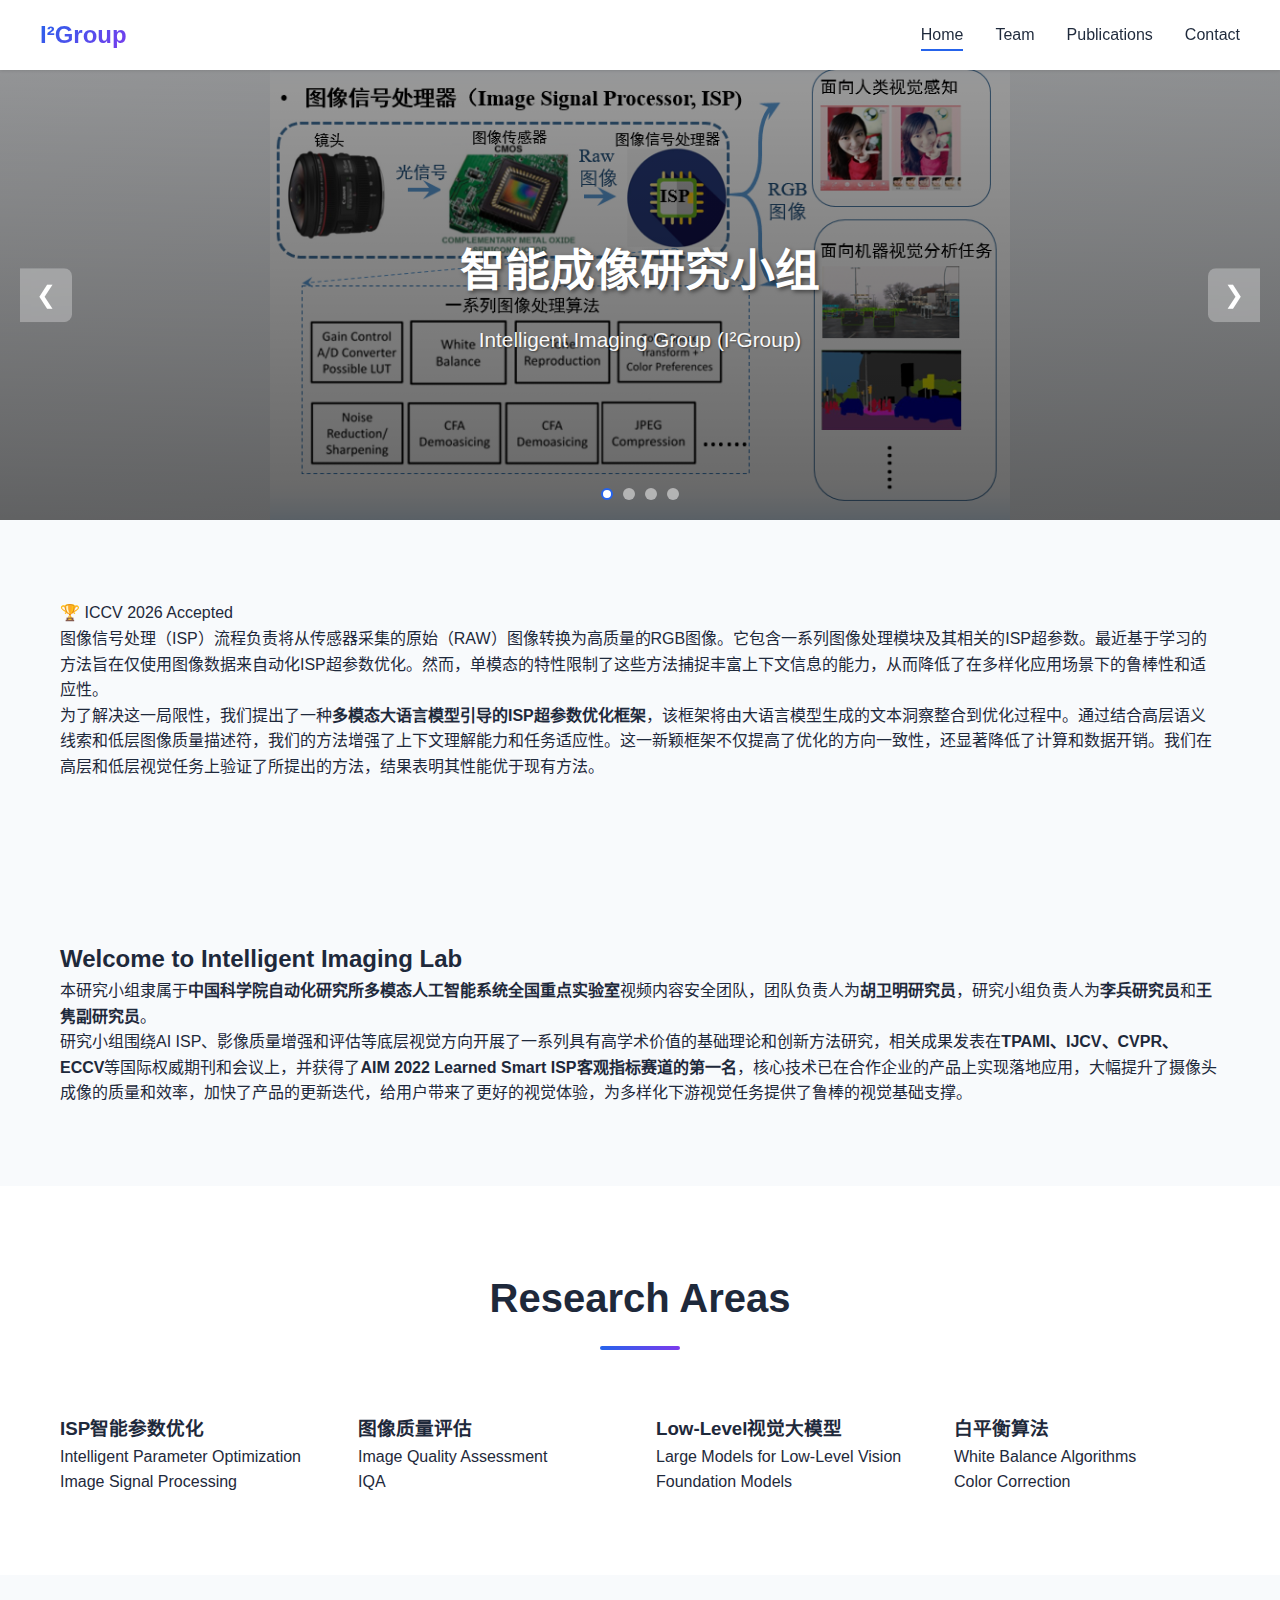
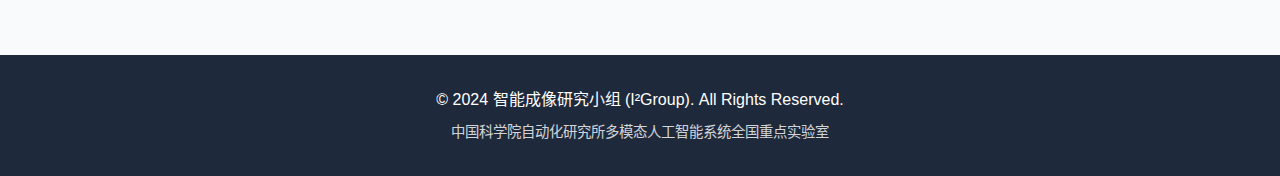
<file: index.html>
<!DOCTYPE html>
<html lang="zh-CN">
<head>
    <meta charset="UTF-8">
    <meta name="viewport" content="width=device-width, initial-scale=1.0">
    <meta name="description" content="AIR Lab - 智能成像研究小组">
    <title>智能成像研究小组 - 首页</title>
    <link rel="stylesheet" href="css/style.css">
</head>
<body>
    <!-- 导航栏 -->
    <nav class="navbar">
        <div class="container nav-container">
            <div class="logo">I²Group</div>
            <ul class="nav-menu" id="navMenu">
                <li><a href="index.html" class="nav-link active">Home</a></li>
                <li><a href="teams.html" class="nav-link">Team</a></li>
                <li><a href="publications.html" class="nav-link">Publications</a></li>
                <li><a href="contact.html" class="nav-link">Contact</a></li>
            </ul>
            <button class="nav-toggle" id="navToggle">
                <span></span>
                <span></span>
                <span></span>
            </button>
        </div>
    </nav>

    <!-- 轮播图区域 -->
    <section class="hero-slider">
        <div class="slider-wrapper">
            <div class="slide active">
                <img src="images/01.jpg" alt="研究场景1">
                <div class="slide-overlay">
                    <div class="container">
                        <h1 class="slide-title">智能成像研究小组</h1>
                        <p class="slide-subtitle">Intelligent Imaging Group (I²Group)</p>
                    </div>
                </div>
            </div>
            <div class="slide">
                <img src="images/02.jpg" alt="研究场景2">
                <div class="slide-overlay">
                    <div class="container">
                        <h1 class="slide-title">ISP智能参数优化</h1>
                        <p class="slide-subtitle">领先的图像信号处理技术</p>
                    </div>
                </div>
            </div>
            <div class="slide">
                <img src="images/03.jpg" alt="研究场景3">
                <div class="slide-overlay">
                    <div class="container">
                        <h1 class="slide-title">Low-Level视觉大模型</h1>
                        <p class="slide-subtitle">突破底层视觉任务的边界</p>
                    </div>
                </div>
            </div>
            <div class="slide">
                <img src="images/04.jpg" alt="研究场景4">
                <div class="slide-overlay">
                    <div class="container">
                        <h1 class="slide-title">AIM 2022 冠军团队</h1>
                        <p class="slide-subtitle">Learned Smart ISP 客观指标赛道第一名</p>
                    </div>
                </div>
            </div>
        </div>
        
        <!-- 轮播控制按钮 -->
        <button class="slider-btn prev" onclick="changeSlide(-1)">❮</button>
        <button class="slider-btn next" onclick="changeSlide(1)">❯</button>
        
        <!-- 轮播指示点 -->
        <div class="slider-dots">
            <span class="dot active" onclick="currentSlide(0)"></span>
            <span class="dot" onclick="currentSlide(1)"></span>
            <span class="dot" onclick="currentSlide(2)"></span>
            <span class="dot" onclick="currentSlide(3)"></span>
        </div>
    </section>

    <!-- ICCV2026 研究成果 -->
    <section class="section research-highlight">
        <div class="container">
            <div class="highlight-badge">
                <span class="badge-icon">🏆</span>
                <span class="badge-text">ICCV 2026 Accepted</span>
            </div>
            <div class="research-content">
                <p class="research-text">
                    图像信号处理（ISP）流程负责将从传感器采集的原始（RAW）图像转换为高质量的RGB图像。它包含一系列图像处理模块及其相关的ISP超参数。最近基于学习的方法旨在仅使用图像数据来自动化ISP超参数优化。然而，单模态的特性限制了这些方法捕捉丰富上下文信息的能力，从而降低了在多样化应用场景下的鲁棒性和适应性。
                </p>
                <p class="research-text">
                    为了解决这一局限性，我们提出了一种<strong>多模态大语言模型引导的ISP超参数优化框架</strong>，该框架将由大语言模型生成的文本洞察整合到优化过程中。通过结合高层语义线索和低层图像质量描述符，我们的方法增强了上下文理解能力和任务适应性。这一新颖框架不仅提高了优化的方向一致性，还显著降低了计算和数据开销。我们在高层和低层视觉任务上验证了所提出的方法，结果表明其性能优于现有方法。
                </p>
            </div>
        </div>
    </section>

    <!-- Welcome Section -->
    <section class="section welcome-section">
        <div class="container">
            <div class="welcome-header">
                <h2 class="welcome-title">Welcome to Intelligent Imaging Lab</h2>
                <div class="title-underline-center"></div>
            </div>
            <div class="welcome-content">
                <p class="welcome-text">
                    本研究小组隶属于<strong>中国科学院自动化研究所多模态人工智能系统全国重点实验室</strong>视频内容安全团队，团队负责人为<strong>胡卫明研究员</strong>，研究小组负责人为<strong>李兵研究员</strong>和<strong>王隽副研究员</strong>。
                </p>
                <p class="welcome-text">
                    研究小组围绕<span class="highlight-text">AI ISP</span>、<span class="highlight-text">影像质量增强和评估</span>等底层视觉方向开展了一系列具有高学术价值的基础理论和创新方法研究，相关成果发表在<strong>TPAMI、IJCV、CVPR、ECCV</strong>等国际权威期刊和会议上，并获得了<strong>AIM 2022 Learned Smart ISP客观指标赛道的第一名</strong>，核心技术已在合作企业的产品上实现落地应用，大幅提升了摄像头成像的质量和效率，加快了产品的更新迭代，给用户带来了更好的视觉体验，为多样化下游视觉任务提供了鲁棒的视觉基础支撑。
                </p>
            </div>
            
        </div>
    </section>

    <!-- 研究方向 -->
    <section class="section research-section">
        <div class="container">
            <div class="section-header">
                <h2 class="section-title">Research Areas</h2>
                <div class="title-underline"></div>
            </div>
            <div class="research-grid">
                <div class="research-item">
                    <div class="research-icon-wrapper">
                        <div class="research-icon"></div>
                    </div>
                    <div class="research-content">
                        <h3>ISP智能参数优化</h3>
                        <p>Intelligent Parameter Optimization</p>
                        <span class="research-tag">Image Signal Processing</span>
                    </div>
                </div>
                <div class="research-item">
                    <div class="research-icon-wrapper">
                        <div class="research-icon"></div>
                    </div>
                    <div class="research-content">
                        <h3>图像质量评估</h3>
                        <p>Image Quality Assessment</p>
                        <span class="research-tag">IQA</span>
                    </div>
                </div>
                <div class="research-item">
                    <div class="research-icon-wrapper">
                        <div class="research-icon"></div>
                    </div>
                    <div class="research-content">
                        <h3>Low-Level视觉大模型</h3>
                        <p>Large Models for Low-Level Vision</p>
                        <span class="research-tag">Foundation Models</span>
                    </div>
                </div>
                <div class="research-item">
                    <div class="research-icon-wrapper">
                        <div class="research-icon"></div>
                    </div>
                    <div class="research-content">
                        <h3>白平衡算法</h3>
                        <p>White Balance Algorithms</p>
                        <span class="research-tag">Color Correction</span>
                    </div>
                </div>
            </div>
        </div>
    </section>

    <!-- 页脚 -->
    <footer class="footer">
        <div class="container">
            <p>&copy; 2024 智能成像研究小组 (I²Group). All Rights Reserved.</p>
            <p class="footer-subtitle">中国科学院自动化研究所多模态人工智能系统全国重点实验室</p>
        </div>
    </footer>

    <script src="js/main.js"></script>
</body>
</html>
</file>
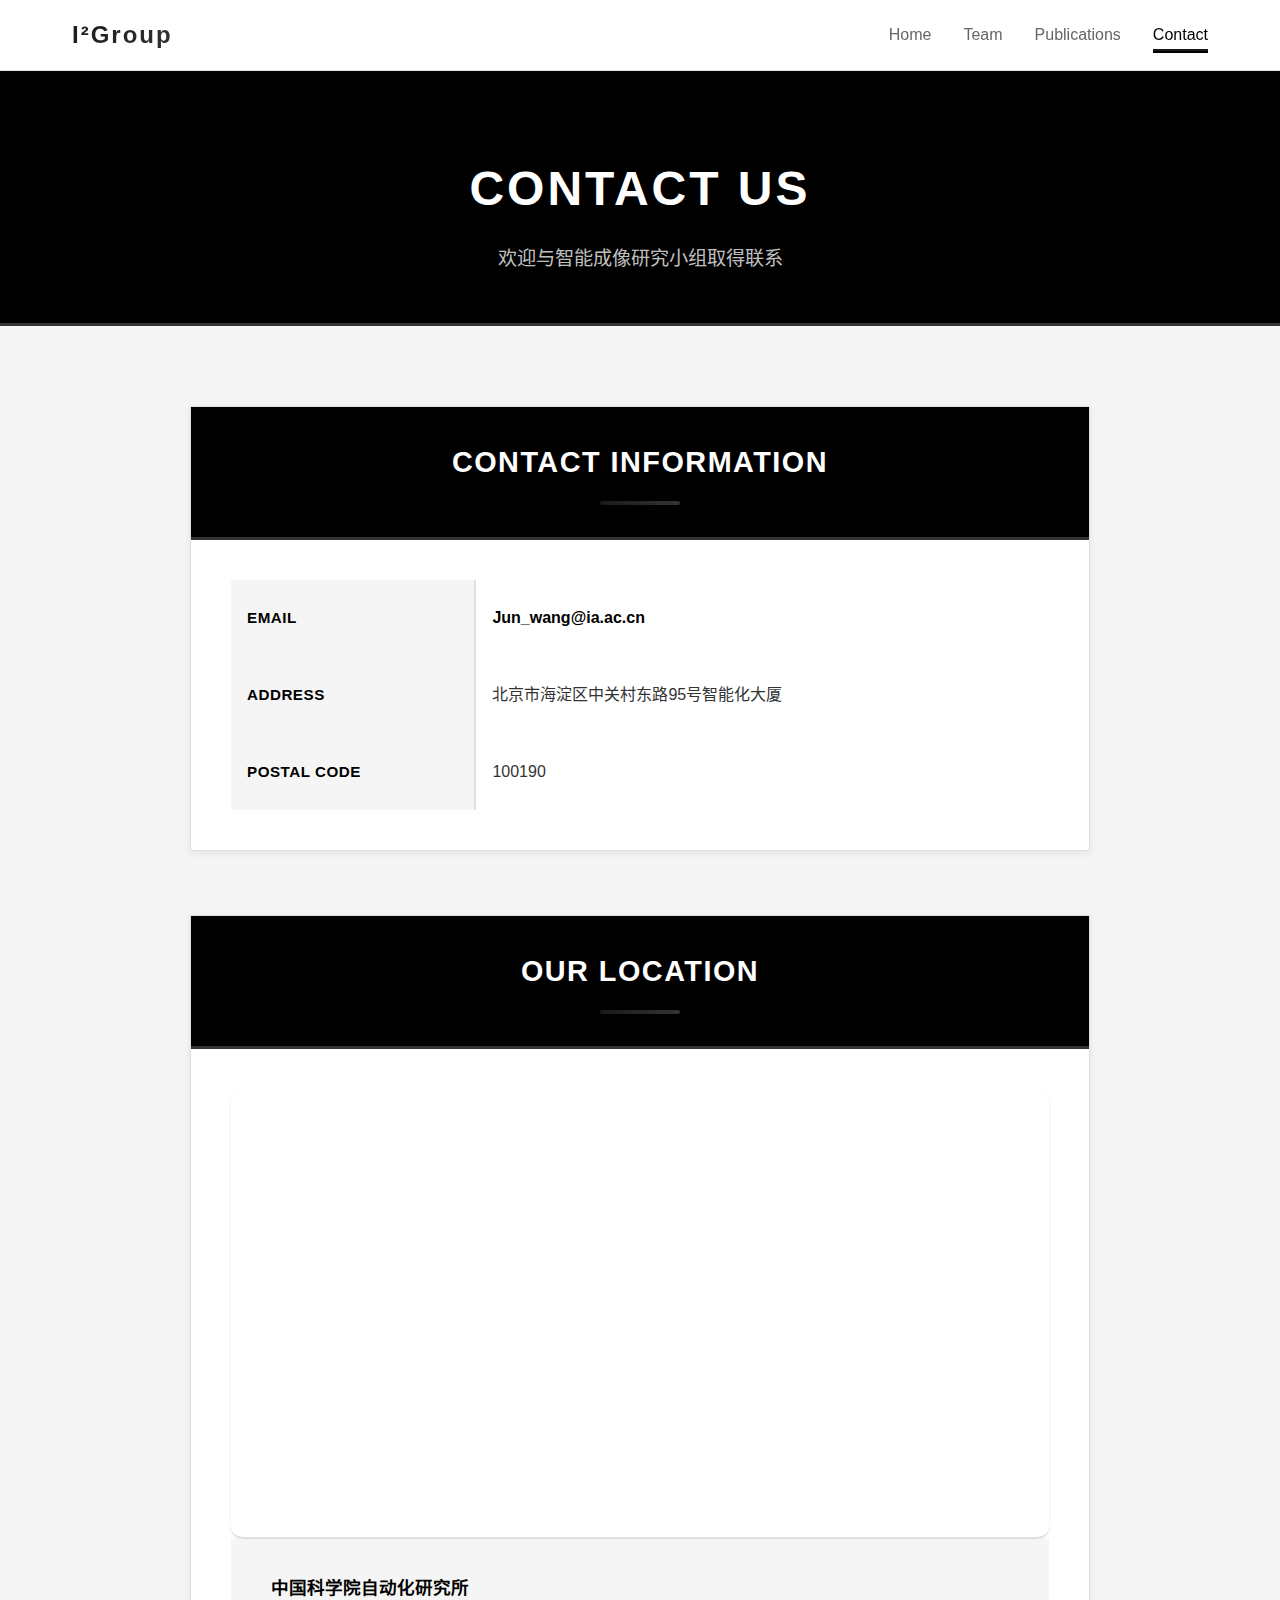
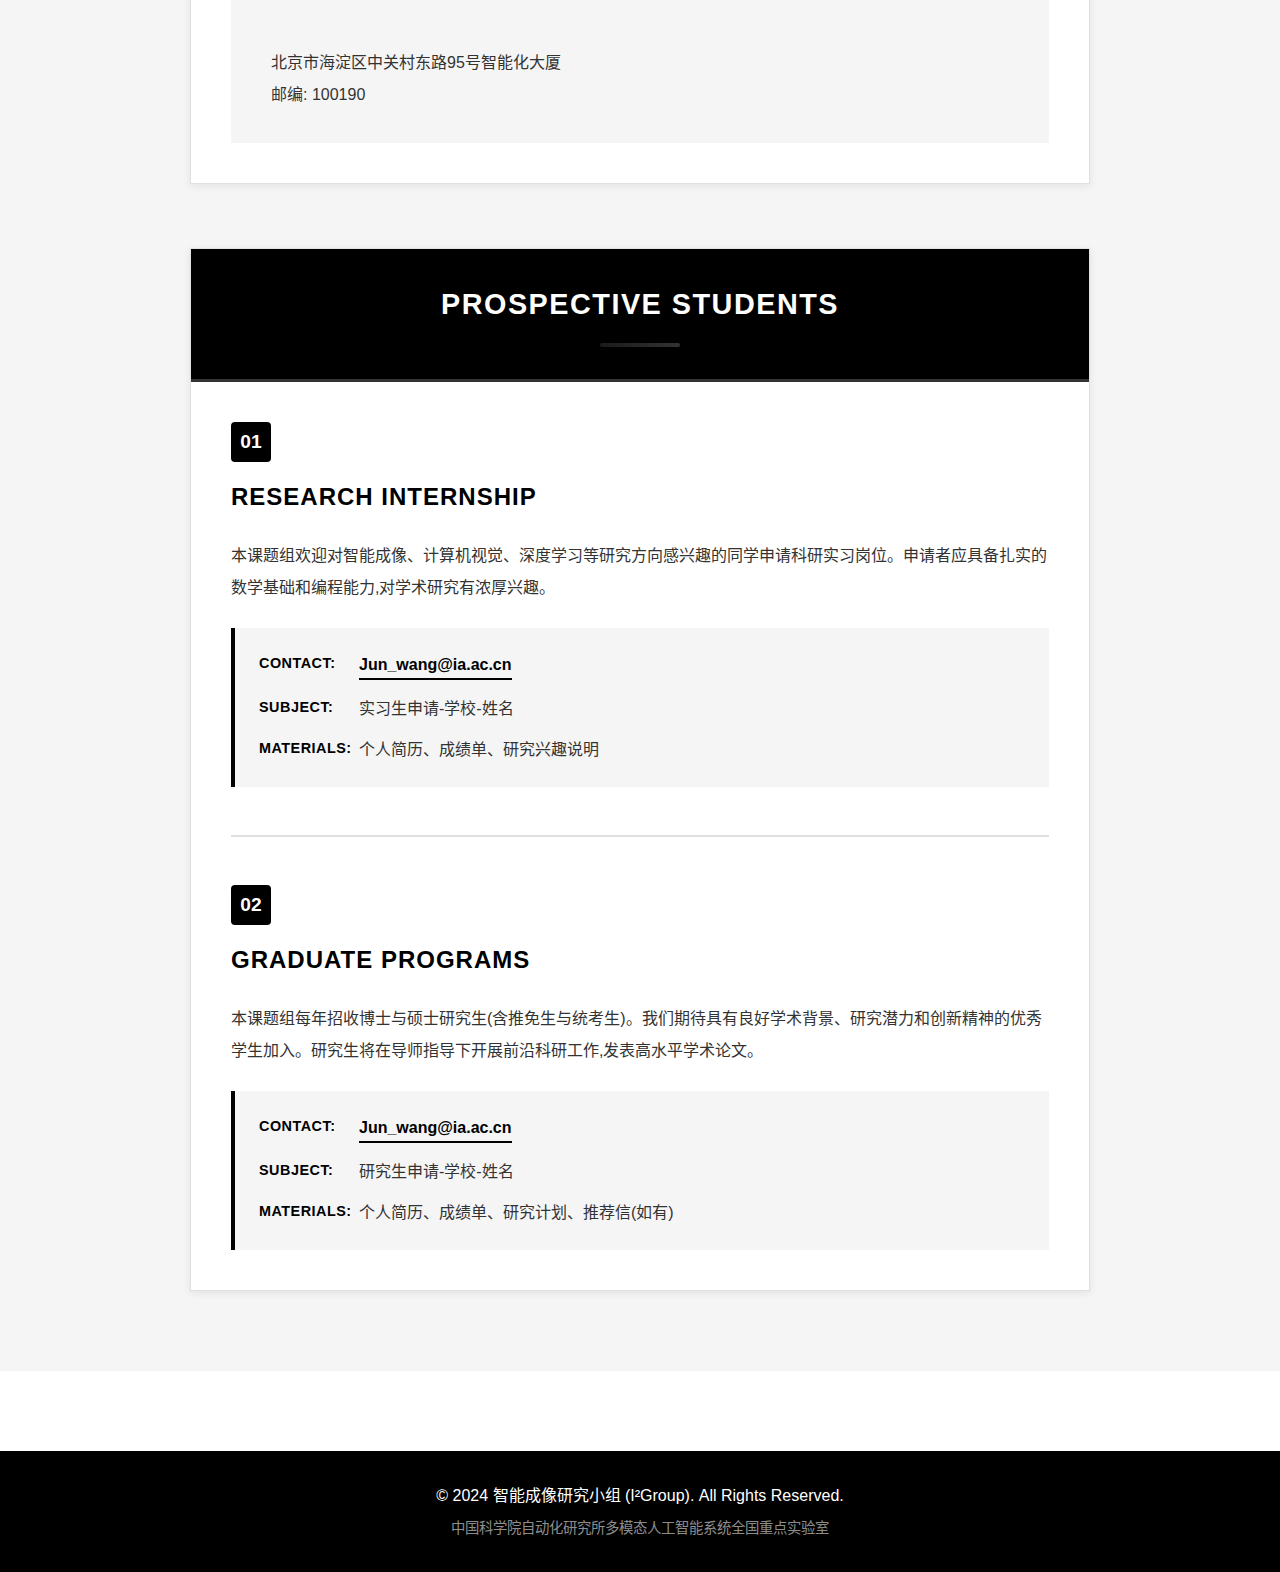
<file: contact.html>
<!DOCTYPE html>
<html lang="zh-CN">
<head>
    <meta charset="UTF-8">
    <meta name="viewport" content="width=device-width, initial-scale=1.0">
    <meta name="description" content="智能成像研究小组 - 联系我们">
    <title>联系我们 - I²Group</title>
    <link rel="stylesheet" href="css/style.css">
    <style>
        /* ========== 黑白学术风格核心变量 ========== */
        * {
            margin: 0;
            padding: 0;
            box-sizing: border-box;
        }

        :root {
            --primary: #1a1a1a;
            --secondary: #333333;
            --dark: #000000;
            --gray: #666666;
            --light-gray: #f5f5f5;
            --border: #e0e0e0;
            --white: #ffffff;
            --accent: #2c2c2c;
            --transition: all 0.3s ease;
        }

        body {
            font-family: -apple-system, BlinkMacSystemFont, "Segoe UI", Roboto, "Helvetica Neue", Arial, sans-serif;
            line-height: 1.6;
            color: var(--dark);
            background: var(--white);
            overflow-x: hidden;
        }

        .container {
            max-width: 1200px;
            margin: 0 auto;
            padding: 0 2rem;
        }

        /* ========== 导航栏 ========== */
        .navbar {
            background: var(--white);
            border-bottom: 1px solid var(--border);
            box-shadow: 0 2px 4px rgba(0,0,0,0.05);
            position: sticky;
            top: 0;
            z-index: 1000;
        }

        .nav-container {
            display: flex;
            justify-content: space-between;
            align-items: center;
            padding: 1rem 2rem;
        }

        .logo {
            color: var(--dark);
            font-weight: 700;
            letter-spacing: 2px;
            font-size: 1.5rem;
        }

        .nav-menu {
            display: flex;
            list-style: none;
            gap: 2rem;
        }

        .nav-link {
            color: var(--gray);
            text-decoration: none;
            font-weight: 500;
            transition: var(--transition);
            padding-bottom: 0.5rem;
            border-bottom: 2px solid transparent;
        }

        .nav-link:hover,
        .nav-link.active {
            color: var(--dark);
            border-bottom-color: var(--dark);
        }

        .nav-toggle {
            display: none;
            flex-direction: column;
            gap: 5px;
            background: none;
            border: none;
            cursor: pointer;
            padding: 5px;
        }

        .nav-toggle span {
            width: 25px;
            height: 3px;
            background: var(--dark);
            transition: var(--transition);
        }

        /* ========== 页面标题区 ========== */
        .page-header {
            background: var(--dark);
            color: var(--white);
            padding: 5rem 0 3rem;
            text-align: center;
            border-bottom: 3px solid var(--secondary);
        }

        .page-header h1 {
            font-size: 3rem;
            margin-bottom: 1rem;
            font-weight: 800;
            letter-spacing: 3px;
            text-transform: uppercase;
        }

        .page-header p {
            font-size: 1.2rem;
            opacity: 0.85;
            color: rgba(255,255,255,0.9);
        }

        /* ========== 主容器 ========== */
        .contact-container {
            padding: 5rem 0;
            background: var(--light-gray);
        }

        /* ========== Contact Us 板块 ========== */
        .contact-section {
            max-width: 900px;
            margin: 0 auto 4rem;
            background: var(--white);
            border: 1px solid var(--border);
            box-shadow: 0 2px 8px rgba(0,0,0,0.08);
        }

        .section-header {
            background: var(--dark);
            color: var(--white);
            padding: 2rem 2.5rem;
            border-bottom: 3px solid var(--secondary);
        }

        .section-title {
            font-size: 1.8rem;
            font-weight: 700;
            margin: 0;
            text-transform: uppercase;
            letter-spacing: 1.5px;
        }

        .section-body {
            padding: 2.5rem;
        }

        .info-table {
            width: 100%;
            border-collapse: separate;
            border-spacing: 0;
        }

        .info-row {
            border-bottom: 1px solid var(--border);
        }

        .info-row:last-child {
            border-bottom: none;
        }

        .info-label {
            width: 30%;
            padding: 1.5rem 1rem;
            font-weight: 700;
            color: var(--dark);
            text-transform: uppercase;
            letter-spacing: 0.5px;
            font-size: 0.95rem;
            background: var(--light-gray);
            border-right: 2px solid var(--border);
        }

        .info-value {
            padding: 1.5rem 1rem;
            color: var(--secondary);
            font-size: 1rem;
            line-height: 1.8;
        }

        .info-value a {
            color: var(--dark);
            text-decoration: none;
            font-weight: 600;
            border-bottom: 2px solid transparent;
            transition: var(--transition);
        }

        .info-value a:hover {
            border-bottom-color: var(--dark);
        }

        /* ========== 地图板块 ========== */
        .map-section {
            max-width: 900px;
            margin: 4rem auto;
            background: var(--white);
            border: 1px solid var(--border);
            box-shadow: 0 2px 8px rgba(0,0,0,0.08);
        }

        .map-container {
            width: 100%;
            height: 450px;
            overflow: hidden;
            border-bottom: 2px solid var(--border);
        }

        .map-container iframe {
            display: block;
        }

        .location-info {
            padding: 2rem 2.5rem;
            background: var(--light-gray);
        }

        .location-text {
            color: var(--secondary);
            line-height: 2;
            font-size: 1rem;
            margin: 0;
        }

        .location-text strong {
            color: var(--dark);
            font-size: 1.1rem;
            display: block;
            margin-bottom: 0.5rem;
        }

        /* ========== Prospective Students 板块 ========== */
        .prospective-section {
            max-width: 900px;
            margin: 0 auto;
            background: var(--white);
            border: 1px solid var(--border);
            box-shadow: 0 2px 8px rgba(0,0,0,0.08);
        }

        .application-content {
            padding: 2.5rem;
        }

        .application-item {
            margin-bottom: 3rem;
            padding-bottom: 3rem;
            border-bottom: 2px solid var(--border);
        }

        .application-item:last-child {
            margin-bottom: 0;
            padding-bottom: 0;
            border-bottom: none;
        }

        .item-number {
            display: inline-block;
            width: 40px;
            height: 40px;
            background: var(--dark);
            color: var(--white);
            text-align: center;
            line-height: 40px;
            font-weight: 700;
            font-size: 1.2rem;
            margin-bottom: 1rem;
            border-radius: 4px;
        }

        .item-title {
            font-size: 1.5rem;
            font-weight: 700;
            color: var(--dark);
            margin-bottom: 1.5rem;
            text-transform: uppercase;
            letter-spacing: 1px;
        }

        .item-description {
            color: var(--secondary);
            line-height: 2;
            font-size: 1rem;
            margin-bottom: 1.5rem;
        }

        .application-details {
            background: var(--light-gray);
            padding: 1.5rem;
            border-left: 4px solid var(--dark);
            margin-top: 1rem;
        }

        .detail-row {
            display: flex;
            margin-bottom: 1rem;
            align-items: flex-start;
        }

        .detail-row:last-child {
            margin-bottom: 0;
        }

        .detail-label {
            font-weight: 700;
            color: var(--dark);
            min-width: 100px;
            text-transform: uppercase;
            font-size: 0.9rem;
            letter-spacing: 0.5px;
        }

        .detail-value {
            color: var(--secondary);
            flex: 1;
        }

        .email-link {
            display: inline-block;
            color: var(--dark);
            font-weight: 600;
            text-decoration: none;
            border-bottom: 2px solid var(--dark);
            transition: var(--transition);
        }

        .email-link:hover {
            color: var(--secondary);
            border-bottom-color: var(--secondary);
        }

        /* ========== 页脚 ========== */
        .footer {
            background: var(--dark);
            color: var(--white);
            padding: 2rem 0;
            text-align: center;
        }

        .footer-subtitle {
            color: rgba(255,255,255,0.7);
            margin-top: 0.5rem;
            font-size: 0.9rem;
        }

        /* ========== 响应式设计 ========== */
        @media (max-width: 768px) {
            .page-header h1 {
                font-size: 2.5rem;
            }

            .page-header p {
                font-size: 1rem;
            }

            .nav-menu {
                display: none;
                position: absolute;
                top: 100%;
                left: 0;
                right: 0;
                background: var(--white);
                flex-direction: column;
                padding: 1rem;
                border-bottom: 1px solid var(--border);
                box-shadow: 0 4px 6px rgba(0,0,0,0.1);
            }

            .nav-menu.active {
                display: flex;
            }

            .nav-toggle {
                display: flex;
            }

            .contact-container {
                padding: 3rem 0;
            }

            .contact-section,
            .prospective-section {
                margin-bottom: 3rem;
            }

            .section-header {
                padding: 1.5rem;
            }

            .section-title {
                font-size: 1.5rem;
            }

            .section-body,
            .application-content {
                padding: 1.5rem;
            }

            .info-table {
                display: block;
            }

            .info-row {
                display: block;
                margin-bottom: 1.5rem;
            }

            .info-row:last-child {
                margin-bottom: 0;
            }

            .info-label,
            .info-value {
                display: block;
                width: 100%;
                border: none;
            }

            .info-label {
                margin-bottom: 0.5rem;
                padding: 1rem;
            }

            .info-value {
                padding: 1rem;
                background: var(--light-gray);
            }

            .detail-row {
                flex-direction: column;
            }

            .detail-label {
                margin-bottom: 0.5rem;
            }

            .map-section {
                margin: 3rem auto;
            }

            .map-container {
                height: 350px;
            }

            .location-info {
                padding: 1.5rem;
            }
        }

        @media (max-width: 480px) {
            .page-header h1 {
                font-size: 2rem;
            }

            .section-header {
                padding: 1rem;
            }

            .section-title {
                font-size: 1.3rem;
            }

            .section-body,
            .application-content {
                padding: 1rem;
            }

            .item-title {
                font-size: 1.2rem;
            }

            .application-details {
                padding: 1rem;
            }

            .map-container {
                height: 300px;
            }

            .location-info {
                padding: 1rem;
            }

            .location-text {
                font-size: 0.95rem;
            }
        }

        /* ========== 滚动条样式 ========== */
        ::-webkit-scrollbar {
            width: 10px;
        }

        ::-webkit-scrollbar-track {
            background: var(--light-gray);
        }

        ::-webkit-scrollbar-thumb {
            background: var(--gray);
            border-radius: 5px;
        }

        ::-webkit-scrollbar-thumb:hover {
            background: var(--dark);
        }
    </style>
</head>
<body>
    <!-- 导航栏 -->
    <nav class="navbar">
        <div class="container nav-container">
            <div class="logo">I²Group</div>
            <ul class="nav-menu" id="navMenu">
                <li><a href="index.html" class="nav-link">Home</a></li>
                <li><a href="teams.html" class="nav-link">Team</a></li>
                <li><a href="publications.html" class="nav-link">Publications</a></li>
                <li><a href="contact.html" class="nav-link active">Contact</a></li>
            </ul>
            <button class="nav-toggle" id="navToggle">
                <span></span>
                <span></span>
                <span></span>
            </button>
        </div>
    </nav>

    <!-- 页面标题 -->
    <header class="page-header">
        <div class="container">
            <h1>Contact Us</h1>
            <p>欢迎与智能成像研究小组取得联系</p>
        </div>
    </header>

    <!-- 联系信息主体 -->
    <section class="contact-container">
        <div class="container">
            <!-- Contact Information 板块 -->
            <div class="contact-section">
                <div class="section-header">
                    <h2 class="section-title">Contact Information</h2>
                </div>
                <div class="section-body">
                    <table class="info-table">
                        <tr class="info-row">
                            <td class="info-label">Email</td>
                            <td class="info-value">
                                <a href="mailto:Jun_wang@ia.ac.cn">Jun_wang@ia.ac.cn</a>
                            </td>
                        </tr>
                        <tr class="info-row">
                            <td class="info-label">Address</td>
                            <td class="info-value">
                                北京市海淀区中关村东路95号智能化大厦
                            </td>
                        </tr>
                        <tr class="info-row">
                            <td class="info-label">Postal Code</td>
                            <td class="info-value">100190</td>
                        </tr>
                    </table>
                </div>
            </div>

            <!-- 地图位置板块 -->
            <div class="map-section">
                <div class="section-header">
                    <h2 class="section-title">Our Location</h2>
                </div>
                <div class="section-body">
                    <div class="map-container">
                        <iframe 
                            src="https://www.google.com/maps?q=39.97967493953946,116.33260856701378&hl=zh-CN&z=16&output=embed"
                            width="100%" 
                            height="450" 
                            style="border:0;" 
                            allowfullscreen="" 
                            loading="lazy" 
                            referrerpolicy="no-referrer-when-downgrade">
                        </iframe>
                    </div>
                    <div class="location-info">
                        <p class="location-text">
                            <strong>中国科学院自动化研究所</strong><br>
                            北京市海淀区中关村东路95号智能化大厦<br>
                            邮编: 100190
                        </p>
                    </div>
                </div>
            </div>

            <!-- Prospective Students 板块 -->
            <div class="prospective-section">
                <div class="section-header">
                    <h2 class="section-title">Prospective Students</h2>
                </div>
                <div class="application-content">
                    <!-- 科研实习申请 -->
                    <div class="application-item">
                        <div class="item-number">01</div>
                        <h3 class="item-title">Research Internship</h3>
                        <p class="item-description">
                            本课题组欢迎对智能成像、计算机视觉、深度学习等研究方向感兴趣的同学申请科研实习岗位。申请者应具备扎实的数学基础和编程能力,对学术研究有浓厚兴趣。
                        </p>
                        <div class="application-details">
                            <div class="detail-row">
                                <span class="detail-label">Contact:</span>
                                <span class="detail-value">
                                    <a href="mailto:Jun_wang@ia.ac.cn" class="email-link">Jun_wang@ia.ac.cn</a>
                                </span>
                            </div>
                            <div class="detail-row">
                                <span class="detail-label">Subject:</span>
                                <span class="detail-value">实习生申请-学校-姓名</span>
                            </div>
                            <div class="detail-row">
                                <span class="detail-label">Materials:</span>
                                <span class="detail-value">个人简历、成绩单、研究兴趣说明</span>
                            </div>
                        </div>
                    </div>

                    <!-- 研究生招生 -->
                    <div class="application-item">
                        <div class="item-number">02</div>
                        <h3 class="item-title">Graduate Programs</h3>
                        <p class="item-description">
                            本课题组每年招收博士与硕士研究生(含推免生与统考生)。我们期待具有良好学术背景、研究潜力和创新精神的优秀学生加入。研究生将在导师指导下开展前沿科研工作,发表高水平学术论文。
                        </p>
                        <div class="application-details">
                            <div class="detail-row">
                                <span class="detail-label">Contact:</span>
                                <span class="detail-value">
                                    <a href="mailto:Jun_wang@ia.ac.cn" class="email-link">Jun_wang@ia.ac.cn</a>
                                </span>
                            </div>
                            <div class="detail-row">
                                <span class="detail-label">Subject:</span>
                                <span class="detail-value">研究生申请-学校-姓名</span>
                            </div>
                            <div class="detail-row">
                                <span class="detail-label">Materials:</span>
                                <span class="detail-value">个人简历、成绩单、研究计划、推荐信(如有)</span>
                            </div>
                        </div>
                    </div>
                </div>
            </div>
        </div>
    </section>

    <!-- 页脚 -->
    <footer class="footer">
        <div class="container">
            <p>&copy; 2024 智能成像研究小组 (I²Group). All Rights Reserved.</p>
            <p class="footer-subtitle">中国科学院自动化研究所多模态人工智能系统全国重点实验室</p>
        </div>
    </footer>

    <script src="js/main.js"></script>
    <script>
        // ========== 导航栏菜单切换 ==========
        document.addEventListener('DOMContentLoaded', function() {
            const navToggle = document.getElementById('navToggle');
            const navMenu = document.getElementById('navMenu');

            if (navToggle) {
                navToggle.addEventListener('click', function() {
                    navMenu.classList.toggle('active');
                });
            }

            // 点击页面其他地方关闭菜单
            document.addEventListener('click', function(event) {
                if (navMenu && navToggle) {
                    if (!navMenu.contains(event.target) && !navToggle.contains(event.target)) {
                        navMenu.classList.remove('active');
                    }
                }
            });
        });
    </script>
</body>
</html>
</file>
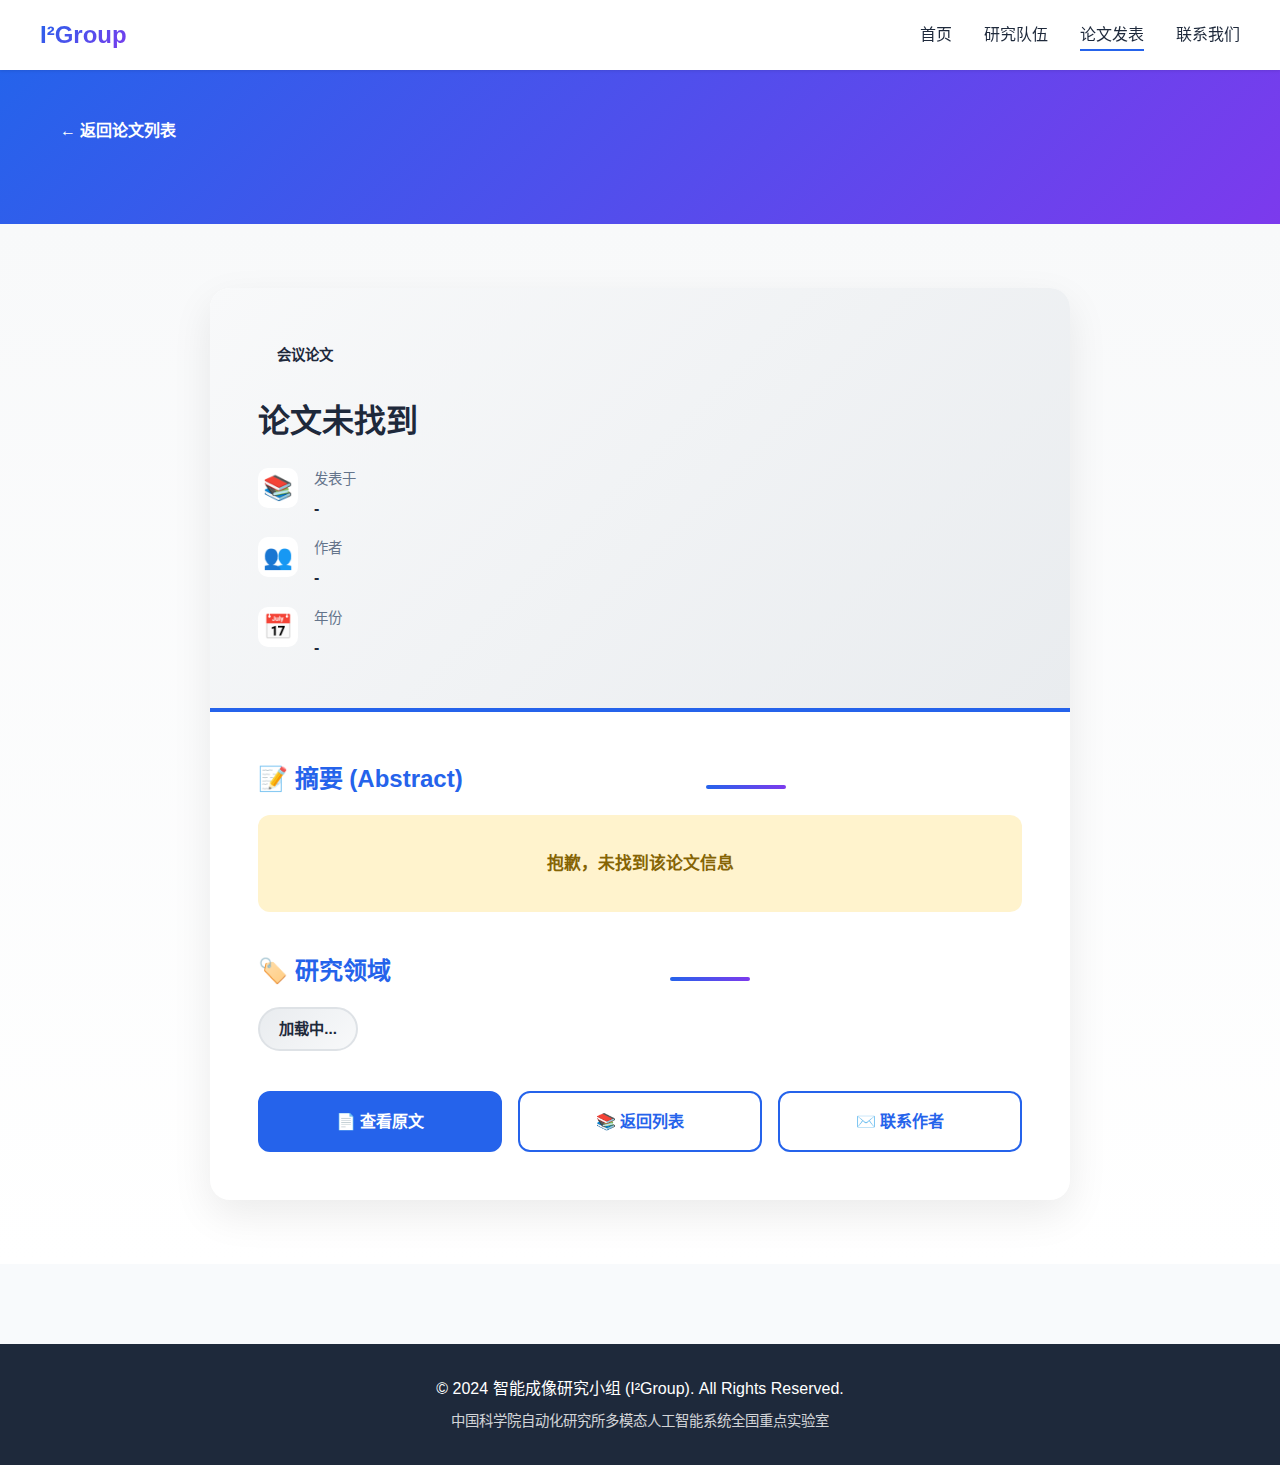
<file: publication-detail.html>
<!DOCTYPE html>
<html lang="zh-CN">
<head>
    <meta charset="UTF-8">
    <meta name="viewport" content="width=device-width, initial-scale=1.0">
    <meta name="description" content="论文详情 - I²Group">
    <title>论文详情 - I²Group</title>
    <link rel="stylesheet" href="css/style.css">
    <style>
        /* ========== 论文详情页样式 ========== */
        .detail-hero {
            background: linear-gradient(135deg, var(--primary), var(--secondary));
            color: white;
            padding: 3rem 0;
        }

        .back-link {
            display: inline-flex;
            align-items: center;
            gap: 0.5rem;
            color: white;
            font-weight: 600;
            margin-bottom: 2rem;
            transition: var(--transition);
        }

        .back-link:hover {
            transform: translateX(-5px);
        }

        .detail-container {
            padding: 4rem 0;
            background: linear-gradient(180deg, #f8f9fa 0%, #ffffff 100%);
        }

        .detail-content {
            max-width: 900px;
            margin: 0 auto;
        }

        .detail-card {
            background: white;
            border-radius: 20px;
            box-shadow: 0 15px 40px rgba(0,0,0,0.08);
            overflow: hidden;
        }

        .detail-header {
            background: linear-gradient(135deg, #f8f9fa, #e9ecef);
            padding: 3rem;
            border-bottom: 4px solid var(--primary);
        }

        .pub-type-badge {
            display: inline-block;
            padding: 0.5rem 1.2rem;
            border-radius: 50px;
            font-size: 0.9rem;
            font-weight: 600;
            margin-bottom: 1.5rem;
        }

        .pub-type-badge.journal {
            background: linear-gradient(135deg, #10b981, #059669);
            color: white;
        }

        .pub-type-badge.conference {
            background: linear-gradient(135deg, #f59e0b, #d97706);
            color: white;
        }

        .detail-title {
            font-size: 2rem;
            font-weight: 800;
            color: var(--dark);
            margin-bottom: 1.5rem;
            line-height: 1.4;
        }

        .detail-meta {
            display: flex;
            flex-direction: column;
            gap: 1rem;
        }

        .meta-item {
            display: flex;
            align-items: flex-start;
            gap: 1rem;
        }

        .meta-icon {
            font-size: 1.5rem;
            min-width: 40px;
            height: 40px;
            display: flex;
            align-items: center;
            justify-content: center;
            background: white;
            border-radius: 10px;
        }

        .meta-content {
            flex: 1;
        }

        .meta-label {
            font-size: 0.9rem;
            color: var(--gray);
            margin-bottom: 0.3rem;
        }

        .meta-value {
            font-size: 1rem;
            color: var(--dark);
            font-weight: 600;
        }

        .detail-body {
            padding: 3rem;
        }

        .section-block {
            margin-bottom: 2.5rem;
        }

        .section-title {
            font-size: 1.5rem;
            font-weight: 700;
            color: var(--primary);
            margin-bottom: 1rem;
            display: flex;
            align-items: center;
            gap: 0.5rem;
        }

        .section-content {
            color: var(--gray);
            line-height: 2;
            font-size: 1.05rem;
        }

        .tags-list {
            display: flex;
            gap: 0.8rem;
            flex-wrap: wrap;
        }

        .tag {
            padding: 0.5rem 1.2rem;
            background: linear-gradient(135deg, #e9ecef, #f8f9fa);
            color: var(--dark);
            border-radius: 50px;
            font-weight: 600;
            font-size: 0.95rem;
            border: 2px solid #dee2e6;
        }

        .action-buttons {
            display: grid;
            grid-template-columns: repeat(auto-fit, minmax(200px, 1fr));
            gap: 1rem;
            margin-top: 2rem;
        }

        .action-btn {
            display: flex;
            align-items: center;
            justify-content: center;
            gap: 0.5rem;
            padding: 1rem 1.5rem;
            border-radius: 12px;
            font-weight: 600;
            transition: var(--transition);
            border: 2px solid;
        }

        .action-btn.primary {
            background: var(--primary);
            color: white;
            border-color: var(--primary);
        }

        .action-btn.primary:hover {
            background: var(--secondary);
            transform: translateY(-3px);
            box-shadow: 0 6px 20px rgba(37, 99, 235, 0.3);
        }

        .action-btn.secondary {
            background: white;
            color: var(--primary);
            border-color: var(--primary);
        }

        .action-btn.secondary:hover {
            background: var(--primary);
            color: white;
            transform: translateY(-3px);
        }

        .no-abstract {
            padding: 2rem;
            background: #fff3cd;
            border-radius: 12px;
            color: #856404;
            text-align: center;
            font-weight: 600;
        }

        /* ========== 响应式 ========== */
        @media (max-width: 768px) {
            .detail-hero {
                padding: 2rem 0;
            }

            .detail-container {
                padding: 2rem 0;
            }

            .detail-header,
            .detail-body {
                padding: 2rem 1.5rem;
            }

            .detail-title {
                font-size: 1.5rem;
            }

            .section-title {
                font-size: 1.3rem;
            }

            .action-buttons {
                grid-template-columns: 1fr;
            }
        }
    </style>
</head>
<body>
    <!-- 导航栏 -->
    <nav class="navbar">
        <div class="container nav-container">
            <div class="logo">I²Group</div>
            <ul class="nav-menu" id="navMenu">
                <li><a href="index.html" class="nav-link">首页</a></li>
                <li><a href="teams.html" class="nav-link">研究队伍</a></li>
                <li><a href="publications.html" class="nav-link active">论文发表</a></li>
                <li><a href="contact.html" class="nav-link">联系我们</a></li>
            </ul>
            <button class="nav-toggle" id="navToggle">
                <span></span>
                <span></span>
                <span></span>
            </button>
        </div>
    </nav>

    <!-- 页面头部 -->
    <section class="detail-hero">
        <div class="container">
            <a href="publications.html" class="back-link">
                ← 返回论文列表
            </a>
        </div>
    </section>

    <!-- 论文详情内容 -->
    <section class="detail-container">
        <div class="container detail-content">
            <div class="detail-card">
                <!-- 论文头部信息 -->
                <div class="detail-header">
                    <span class="pub-type-badge" id="pubType">会议论文</span>
                    <h1 class="detail-title" id="pubTitle">论文标题加载中...</h1>
                    
                    <div class="detail-meta">
                        <div class="meta-item">
                            <div class="meta-icon">📚</div>
                            <div class="meta-content">
                                <div class="meta-label">发表于</div>
                                <div class="meta-value" id="pubVenue">-</div>
                            </div>
                        </div>
                        <div class="meta-item">
                            <div class="meta-icon">👥</div>
                            <div class="meta-content">
                                <div class="meta-label">作者</div>
                                <div class="meta-value" id="pubAuthors">-</div>
                            </div>
                        </div>
                        <div class="meta-item">
                            <div class="meta-icon">📅</div>
                            <div class="meta-content">
                                <div class="meta-label">年份</div>
                                <div class="meta-value" id="pubYear">-</div>
                            </div>
                        </div>
                    </div>
                </div>

                <!-- 论文主体内容 -->
                <div class="detail-body">
                    <!-- 摘要 -->
                    <div class="section-block">
                        <h2 class="section-title">📝 摘要 (Abstract)</h2>
                        <div class="section-content" id="pubAbstract">
                            <div class="no-abstract">暂无摘要信息</div>
                        </div>
                    </div>

                    <!-- 研究标签 -->
                    <div class="section-block">
                        <h2 class="section-title">🏷️ 研究领域</h2>
                        <div class="tags-list" id="pubTags">
                            <span class="tag">加载中...</span>
                        </div>
                    </div>

                    <!-- 操作按钮 -->
                    <div class="action-buttons">
                        <a href="#" class="action-btn primary" id="paperLink" target="_blank">
                            📄 查看原文
                        </a>
                        <a href="publications.html" class="action-btn secondary">
                            📚 返回列表
                        </a>
                        <a href="contact.html" class="action-btn secondary">
                            ✉️ 联系作者
                        </a>
                    </div>
                </div>
            </div>
        </div>
    </section>

    <!-- 页脚 -->
    <footer class="footer">
        <div class="container">
            <p>&copy; 2024 智能成像研究小组 (I²Group). All Rights Reserved.</p>
            <p class="footer-subtitle">中国科学院自动化研究所多模态人工智能系统全国重点实验室</p>
        </div>
    </footer>

    <script src="js/main.js"></script>
    <script>
        // ========== 论文数据库 ==========
        const publications = {
            'pub2024-1': {
                title: 'Reinforcement Learning-based Sequential Optimization for Image Signal Processing',
                type: 'conference',
                venue: 'AAAI Conference on Artificial Intelligence',
                authors: 'X. Sun, Z. Zhao, L. Wei, C. Long, M. Cai, L. Han, J. Wang, B. Li, Y. Guo',
                year: '2024',
                abstract: '暂无摘要信息',
                tags: ['ISP优化', '强化学习', '序列优化', '图像信号处理'],
                link: '#'
            },
            'pub2023-1': {
                title: 'Ranking-based color constancy with limited training samples',
                type: 'journal',
                venue: 'IEEE Transactions on Pattern Analysis and Machine Intelligence (TPAMI)',
                authors: 'B. Li, H. Qin, W. Xiong, Y. Li, S. Feng, W. Hu, S. Maybank',
                year: '2023',
                abstract: '提出基于排序的颜色恒常性方法（RCC），用于图像信号处理器（ISP）的白平衡处理。通过将最优统计方法的选择问题转化为标签排序问题，在模型大小和训练时间仅为 CNN 方法的 1/2000 的情况下，达到可比的性能。该方法有效解决了传统方法在有限训练样本下的性能瓶颈问题。',
                tags: ['颜色恒常性', '白平衡', 'ISP', '排序学习', '小样本学习'],
                link: 'https://ieeexplore.ieee.org/abstract/document/10130607'
            },
            'pub2023-2': {
                title: 'Self-Prior Guided Pixel Adversarial Networks for Blind Image Inpainting',
                type: 'journal',
                venue: 'IEEE Transactions on Pattern Analysis and Machine Intelligence (TPAMI)',
                authors: 'J. Wang, C. Yuan, B. Li, Y. Deng, W. Hu, S. Maybank',
                year: '2023',
                abstract: '提出自先验引导的图像修复网络（SIN），通过检测语义不连续区域和预测全局语义结构来获取自先验，用于盲图像修复任务。该方法能够在未知损坏区域的情况下，自动检测并修复图像中的缺失部分，在多个基准数据集上取得了优异的性能。',
                tags: ['图像修复', '对抗网络', '自先验', '盲修复', '语义结构'],
                link: 'https://ieeexplore.ieee.org/abstract/document/10147235'
            },
            'pub2023-3': {
                title: 'Hierarchical Curriculum Learning for No-reference Image Quality Assessment',
                type: 'journal',
                venue: 'International Journal of Computer Vision (IJCV)',
                authors: 'J. Wang, Z. Chen, C. Yuan, B. Li, W. Ma, W. Hu',
                year: '2023',
                abstract: '提出分层课程学习（HCL）框架用于无参考图像质量评估（NR-IQA），通过图像修复作为第一课程学习质量相关知识，然后在多个合成 IQA 数据集上学习人类评分规则。该方法采用渐进式学习策略，从简单到复杂逐步提升模型的质量评估能力。',
                tags: ['图像质量评估', '课程学习', 'NR-IQA', '分层学习', '无参考评估'],
                link: 'https://link.springer.com/article/10.1007/s11263-023-01851-5'
            },
            'pub2023-4': {
                title: 'Learning to Exploit the Sequence-Specific Prior Knowledge for Image Processing Pipelines Optimization',
                type: 'conference',
                venue: 'IEEE Conference on Computer Vision and Pattern Recognition (CVPR)',
                authors: 'H. Qin, L. Han, W. Xiong, J. Wang, W. Ma, B. Li, W. Hu',
                year: '2023',
                abstract: '提出序列 ISP 超参数预测框架，利用 ISP 模块内的序列关系和参数间的相似性来指导模型序列处理。该方法能够自动学习 ISP 流水线中不同模块之间的依赖关系，从而实现端到端的参数优化。',
                tags: ['ISP优化', '序列学习', '超参数预测', '流水线优化', '先验知识'],
                link: 'https://openaccess.thecvf.com/content/CVPR2023/html/Qin_Learning_To_Exploit_the_Sequence-Specific_Prior_Knowledge_for_Image_Processing_CVPR_2023_paper.html'
            },
            'pub2023-5': {
                title: 'SMM: Self-supervised Multi-Illumination Color Constancy Model with Multiple Pretext Tasks',
                type: 'conference',
                venue: 'ACM International Conference on Multimedia',
                authors: 'Z. Feng, Z. Xu, H. Qin, C. Lang, B. Li, W. Xiong',
                year: '2023',
                abstract: '提出自监督多光照颜色恒常性模型，利用多个前置任务（局部颜色失真恢复任务和着色任务）来探索光照颜色上下文信息和固有颜色信息。该方法通过多任务学习策略，增强了模型对不同光照条件下的鲁棒性。',
                tags: ['颜色恒常性', '自监督学习', '多光照', '前置任务', '多任务学习'],
                link: 'https://dl.acm.org/doi/abs/10.1145/3581783.3612057'
            },
            'pub2022-1': {
                title: 'Attention-aware Learning for Hyperparameters Prediction in Image Processing Pipelines',
                type: 'conference',
                venue: 'European Conference on Computer Vision (ECCV)',
                authors: 'H. Qin, L. Han, J. Wang, B. Li',
                year: '2022',
                abstract: '提出注意力感知学习方法，将参数预测网络集成到 ISP 调优中，利用多注意力机制生成输入 RAW 图像和参数空间之间的注意力映射。该方法能够自适应地调整不同 ISP 模块的参数，显著提升了图像处理质量。',
                tags: ['ISP调优', '注意力机制', '超参数预测', 'RAW图像', '参数优化'],
                link: 'https://link.springer.com/chapter/10.1007/978-3-031-19800-7_16'
            },
            'pub2022-2': {
                title: 'Teacher-Guided Learning for Blind Image Quality Assessment',
                type: 'conference',
                venue: 'Asian Conference on Computer Vision (ACCV)',
                authors: 'Z. Chen, J. Wang, B. Li, C. Yuan, W. Xiong, R. Cheng, W. Hu',
                year: '2022',
                abstract: '提出盲图像质量评估（BIQA）框架，构建图像修复模型作为教师网络来学习语义和失真信息，然后指导学生网络进行 BIQA。该方法通过知识蒸馏技术，将复杂的质量评估知识迁移到轻量级的学生网络中。',
                tags: ['BIQA', '教师网络', '图像质量评估', '知识蒸馏', '盲评估'],
                link: 'https://openaccess.thecvf.com/content/ACCV2022/html/Chen_Teacher-Guided_Learning_for_Blind_Image_Quality_Assessment_ACCV_2022_paper.html'
            }
        };

        // ========== 加载论文详情 ==========
        document.addEventListener('DOMContentLoaded', () => {
            // 获取URL参数
            const urlParams = new URLSearchParams(window.location.search);
            const pubId = urlParams.get('id');

            if (pubId && publications[pubId]) {
                const pub = publications[pubId];

                // 填充论文信息
                document.getElementById('pubTitle').textContent = pub.title;
                document.getElementById('pubVenue').textContent = pub.venue;
                document.getElementById('pubAuthors').textContent = pub.authors;
                document.getElementById('pubYear').textContent = pub.year;

                // 设置类型标签
                const typeBadge = document.getElementById('pubType');
                typeBadge.textContent = pub.type === 'journal' ? '期刊论文' : '会议论文';
                typeBadge.className = `pub-type-badge ${pub.type}`;

                // 设置摘要
                const abstractDiv = document.getElementById('pubAbstract');
                if (pub.abstract && pub.abstract !== '暂无摘要信息') {
                    abstractDiv.innerHTML = `<p>${pub.abstract}</p>`;
                } else {
                    abstractDiv.innerHTML = '<div class="no-abstract">暂无摘要信息</div>';
                }

                // 设置标签
                const tagsDiv = document.getElementById('pubTags');
                tagsDiv.innerHTML = pub.tags.map(tag => 
                    `<span class="tag">${tag}</span>`
                ).join('');

                // 设置链接
                const paperLink = document.getElementById('paperLink');
                if (pub.link && pub.link !== '#') {
                    paperLink.href = pub.link;
                } else {
                    paperLink.style.display = 'none';
                }

                // 更新页面标题
                document.title = `${pub.title} - I²Group`;
            } else {
                // 论文未找到
                document.getElementById('pubTitle').textContent = '论文未找到';
                document.getElementById('pubAbstract').innerHTML = 
                    '<div class="no-abstract">抱歉，未找到该论文信息</div>';
            }
        });
    </script>
</body>
</html>
</file>
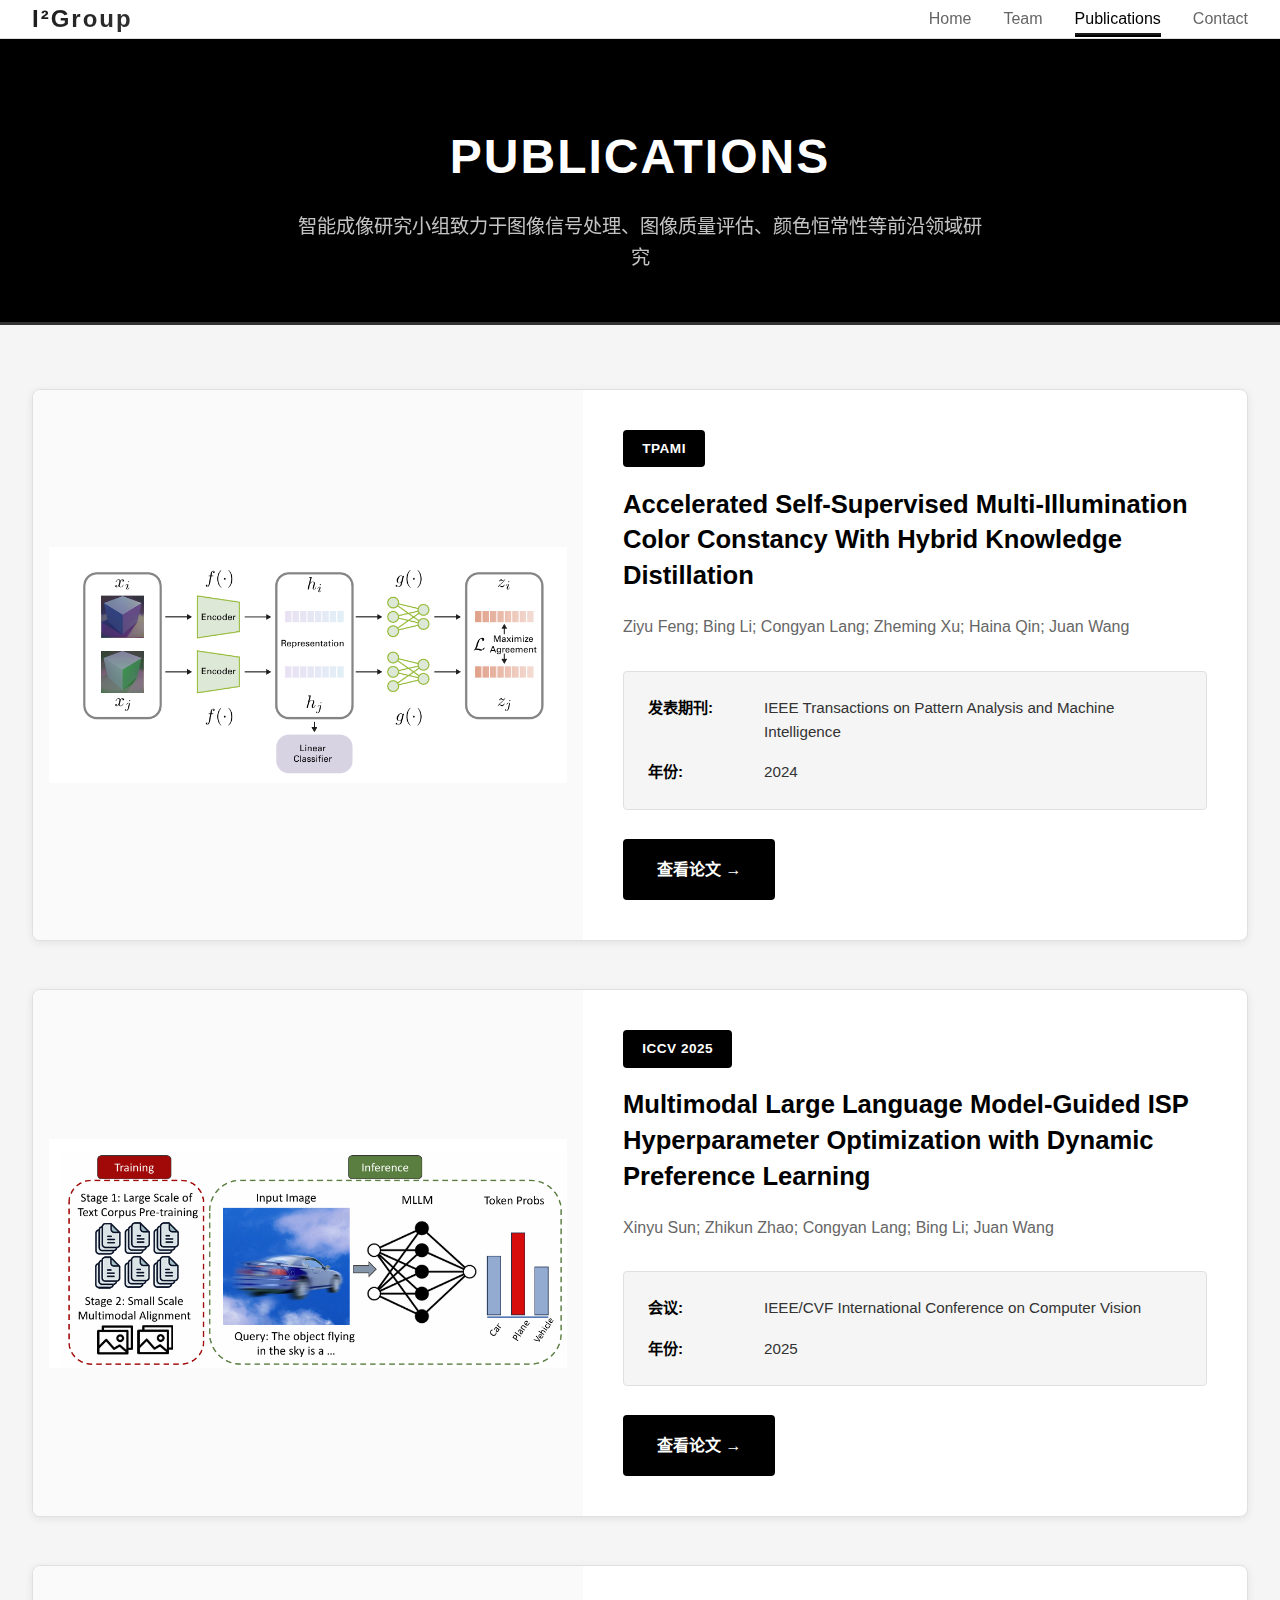
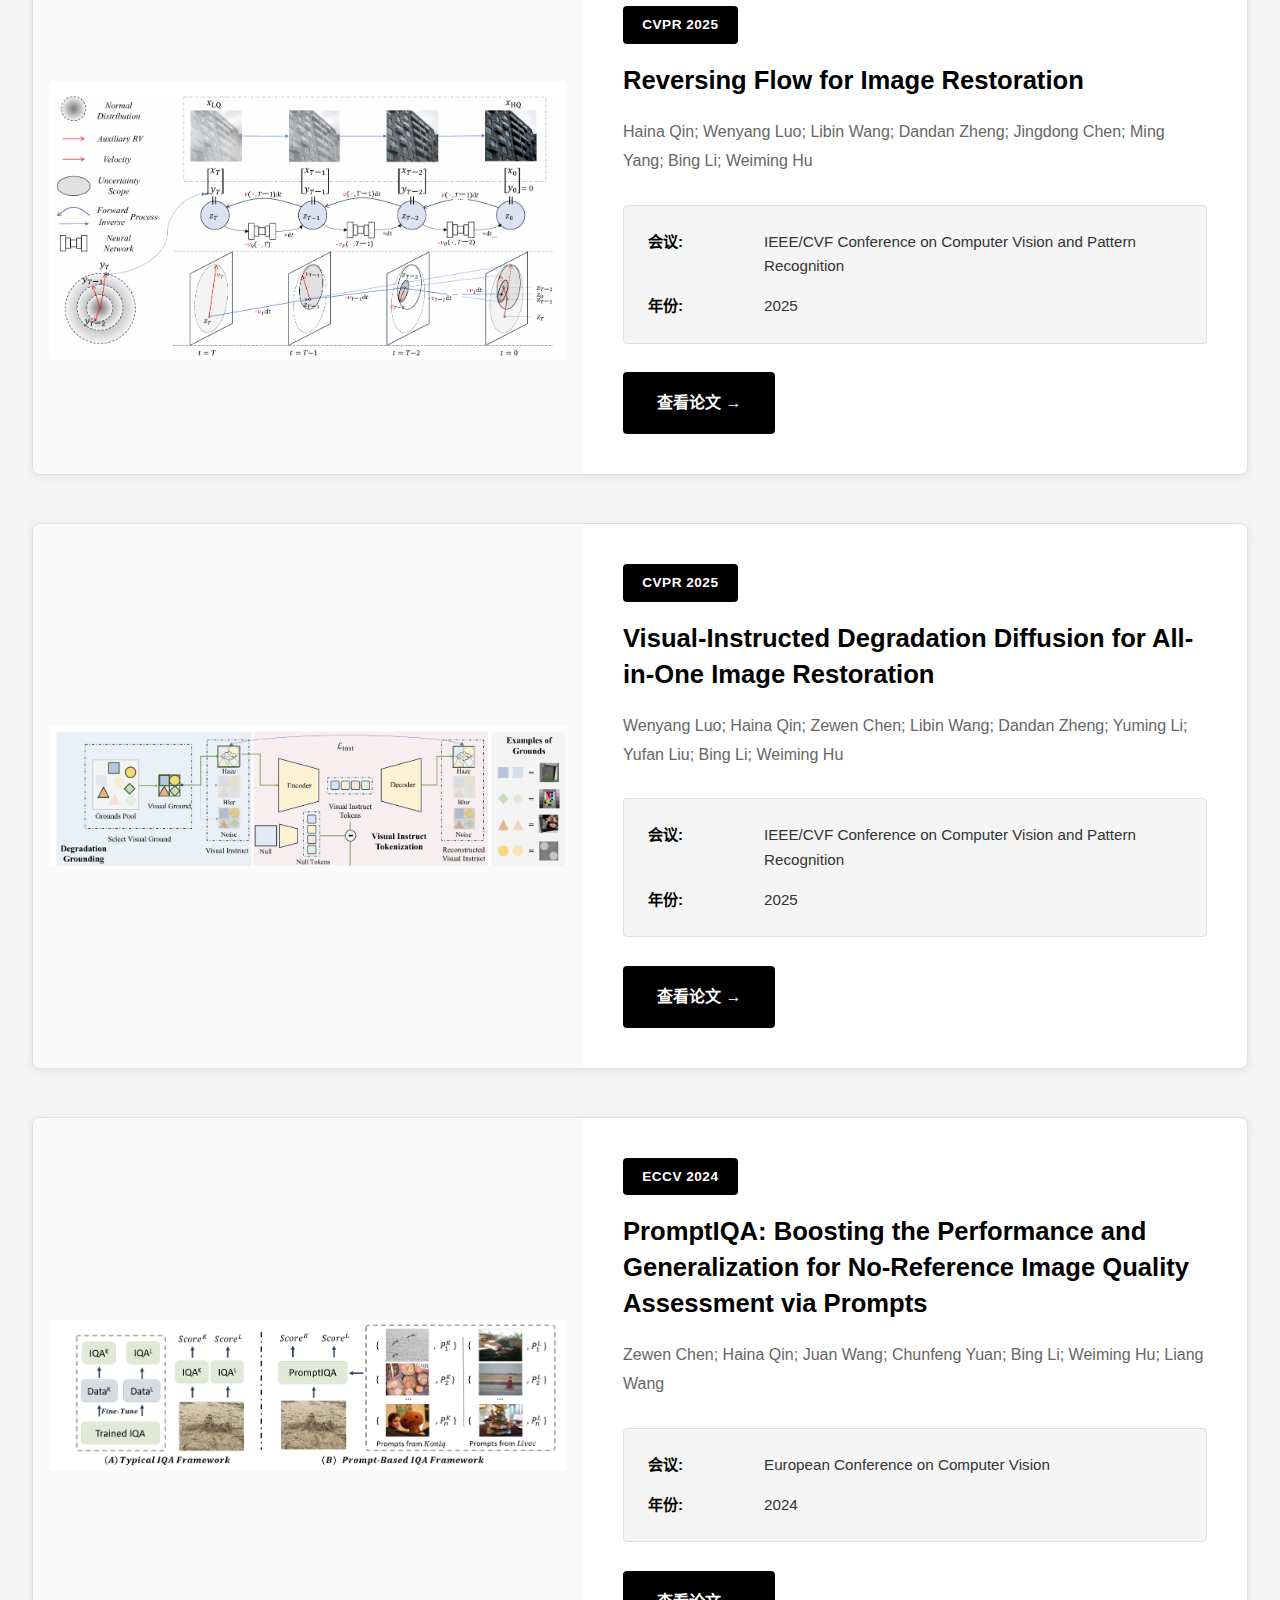
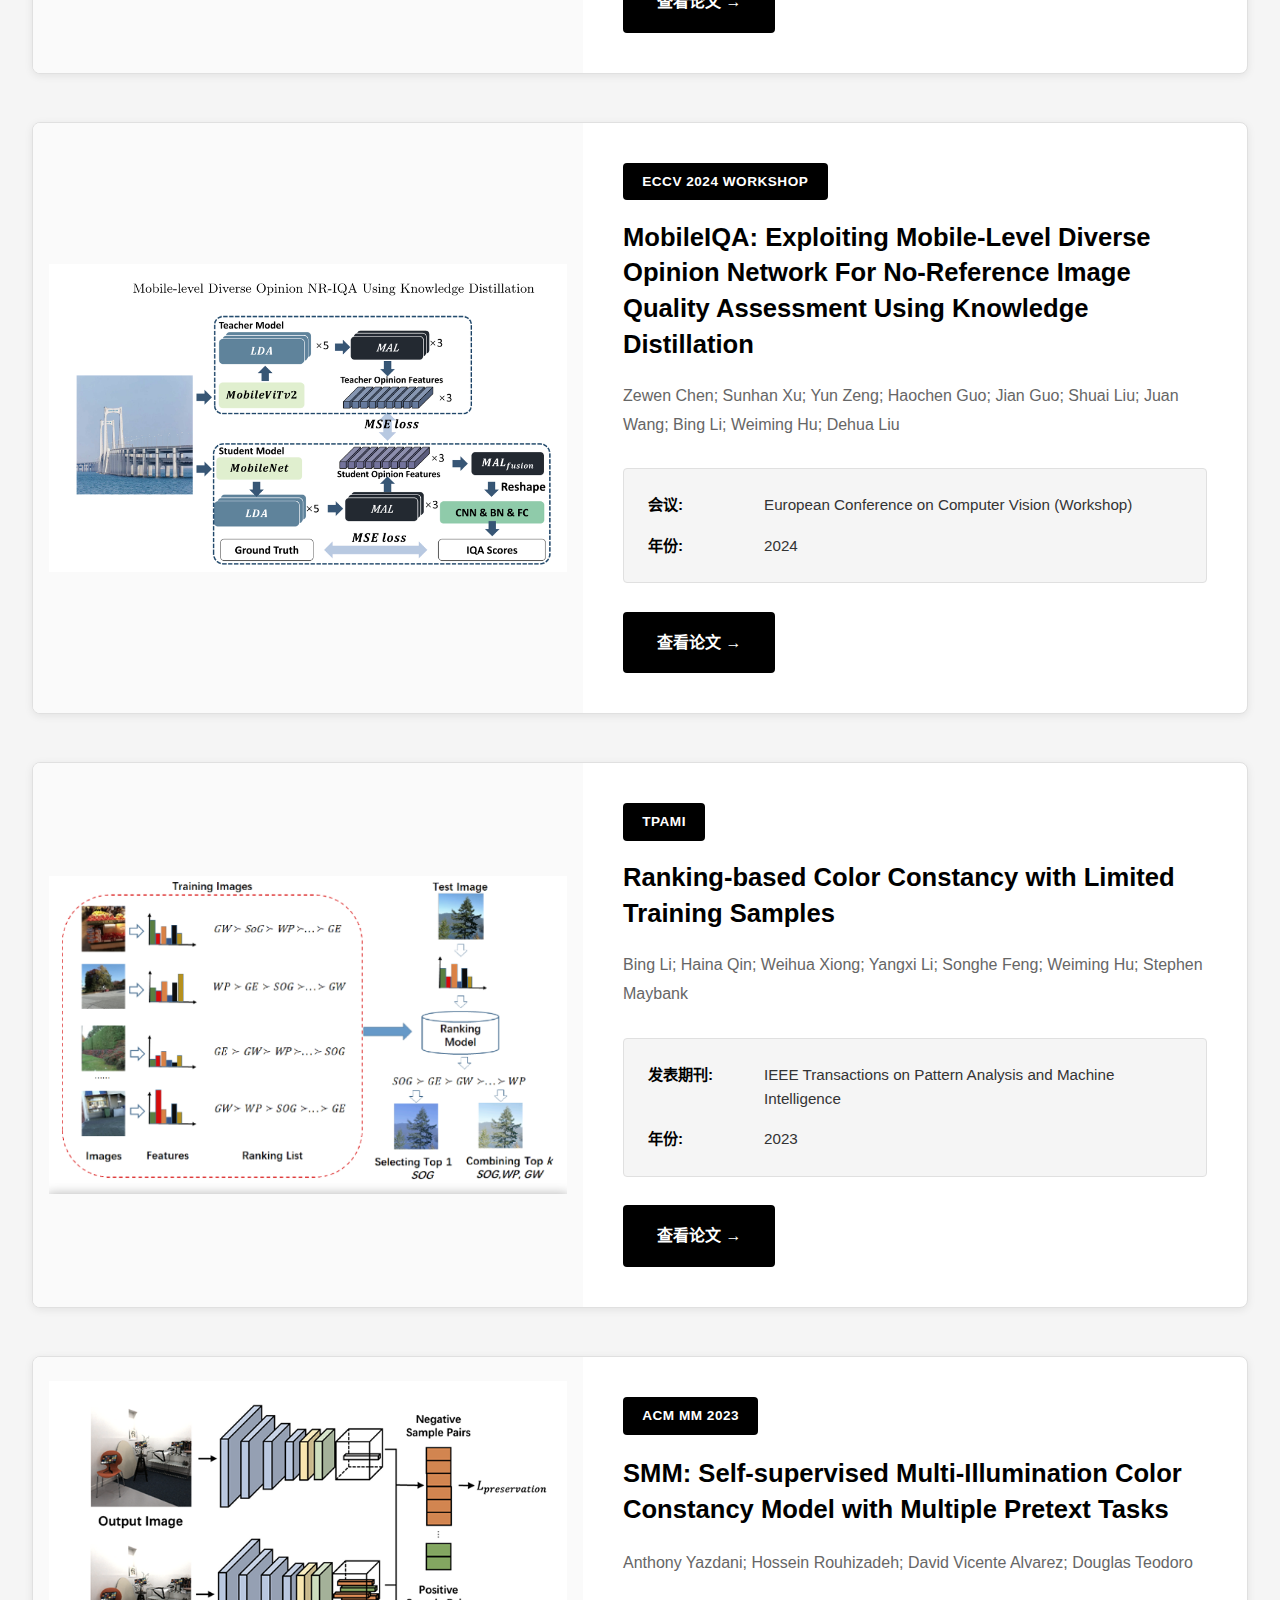
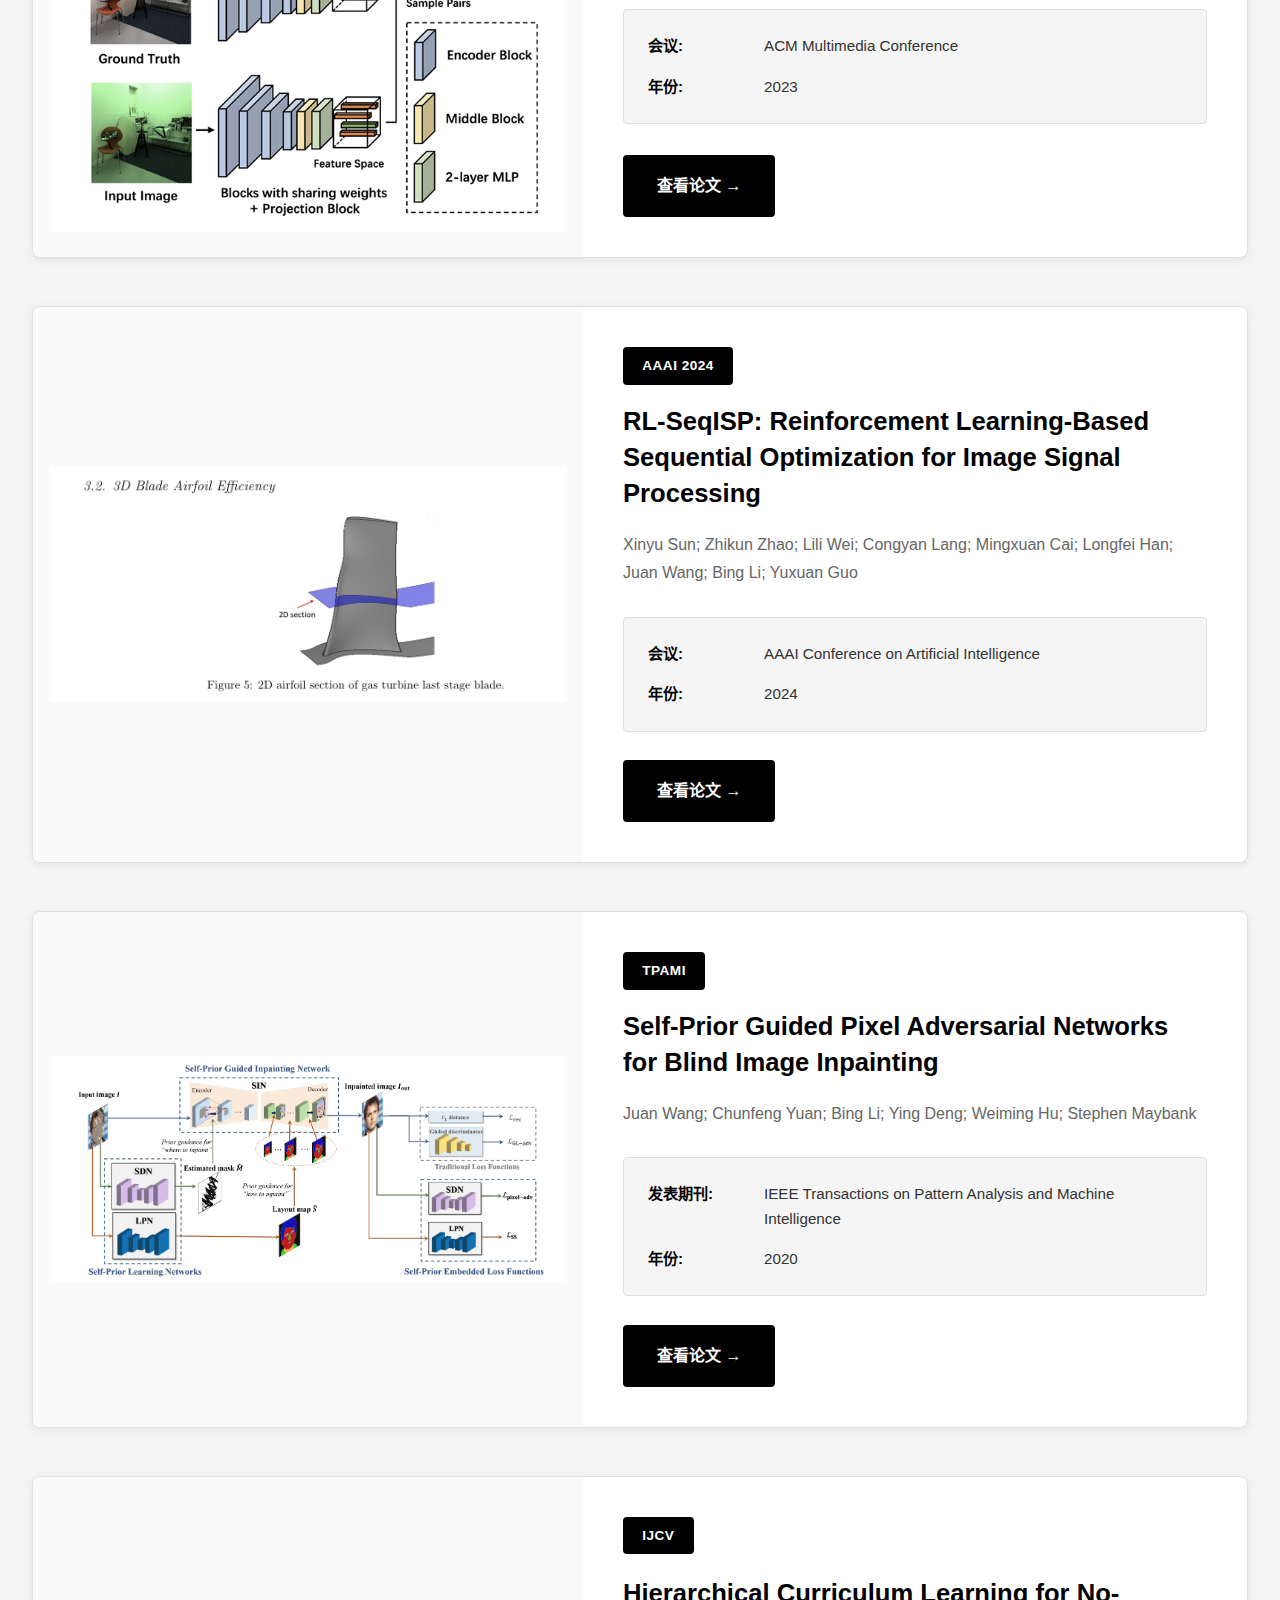
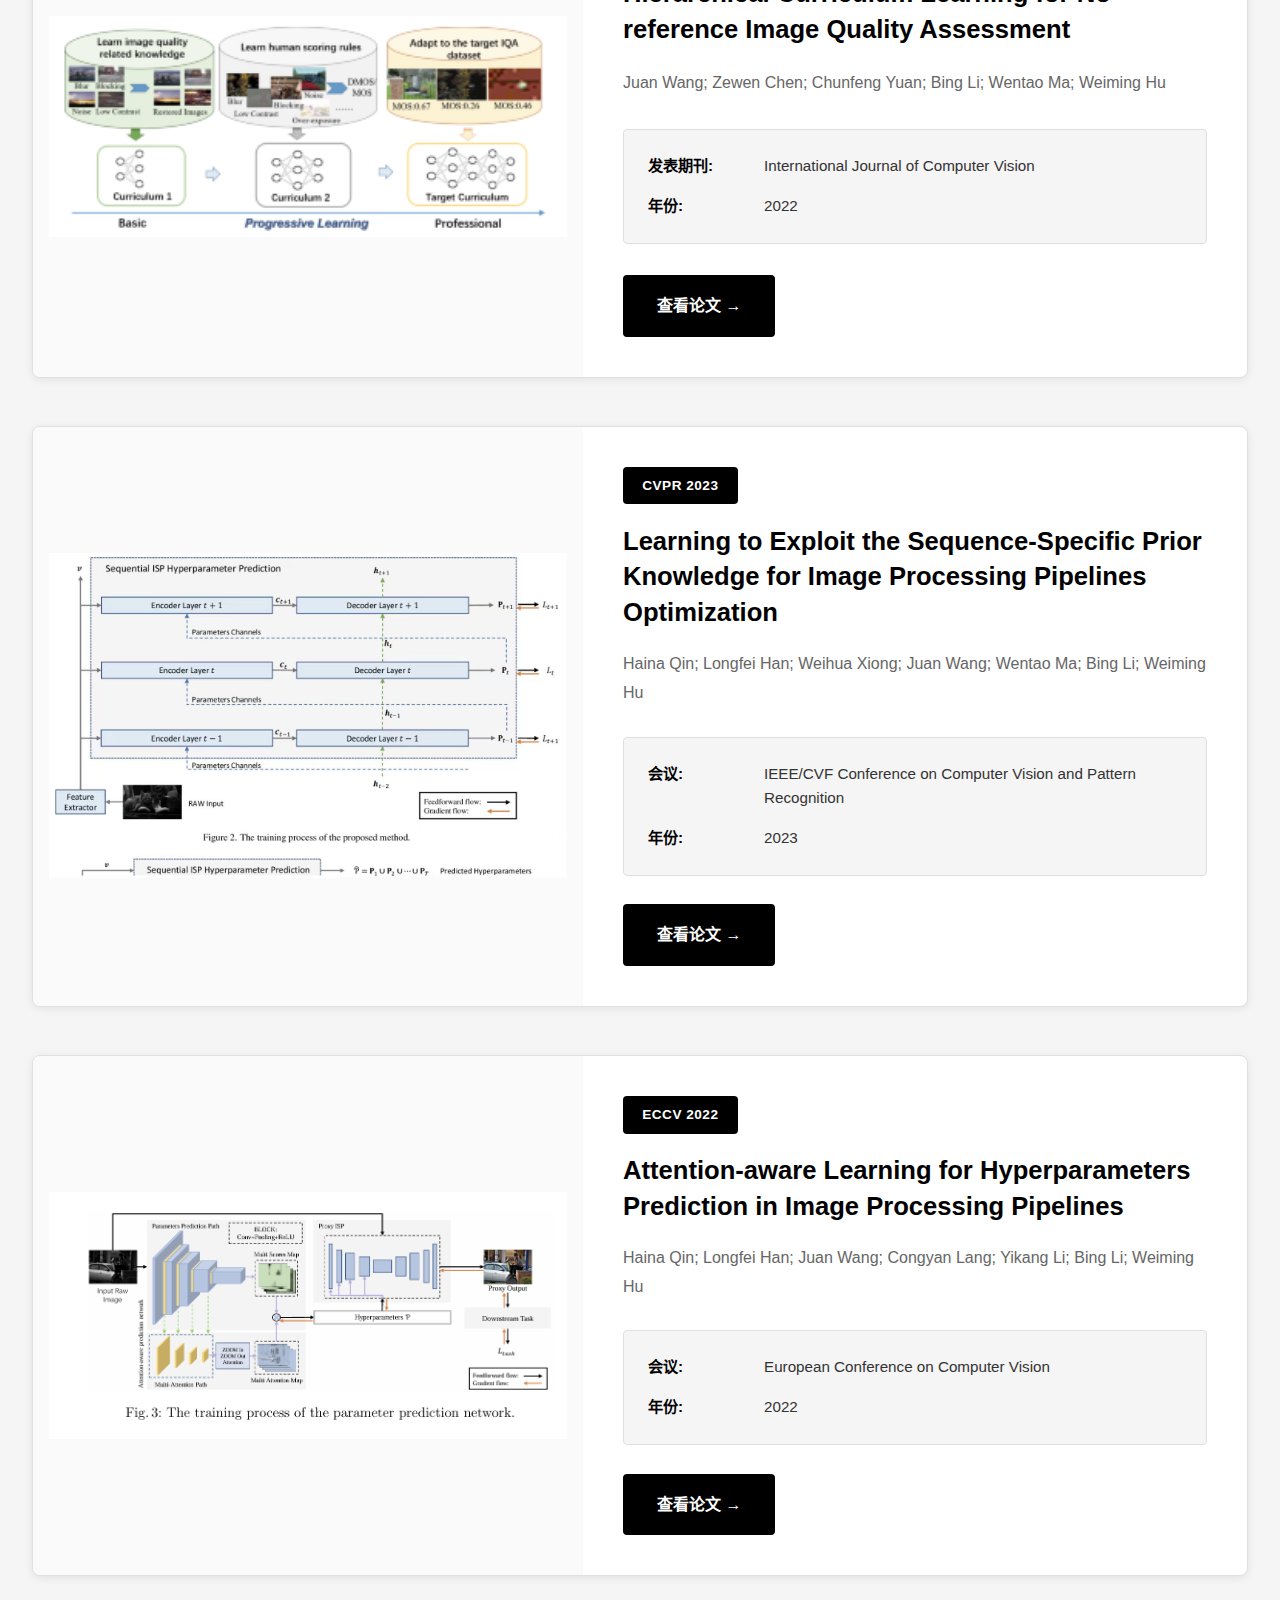
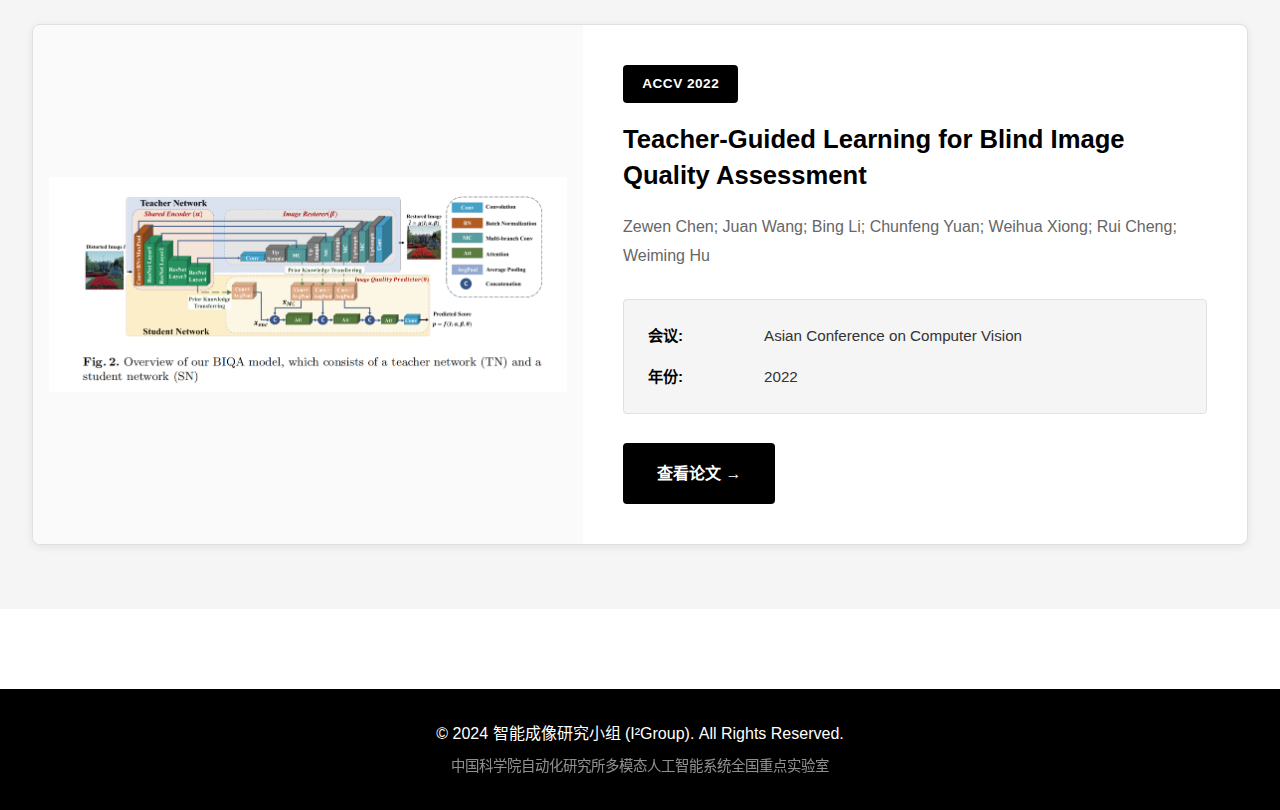
<file: publications.html>
<!DOCTYPE html> 
<html lang="zh-CN">
<head>
    <meta charset="UTF-8">
    <meta name="viewport" content="width=device-width, initial-scale=1.0">
    <meta name="description" content="智能成像研究小组 - 科研成果">
    <title>科研成果 - I²Group</title>
    <link rel="stylesheet" href="css/style.css">
    <style>
        /* ========== 黑白学术风格核心变量 ========== */
        * {
            margin: 0;
            padding: 0;
            box-sizing: border-box;
        }

        :root {
            --primary: #1a1a1a;
            --secondary: #333333;
            --dark: #000000;
            --gray: #666666;
            --light-gray: #f5f5f5;
            --border: #e0e0e0;
            --white: #ffffff;
            --accent: #2c2c2c;
            --transition: all 0.3s ease;
        }

        body {
            font-family: -apple-system, BlinkMacSystemFont, "Segoe UI", Roboto, sans-serif;
            line-height: 1.6;
            color: var(--dark);
            background: var(--white);
        }

        .container {
            max-width: 1400px; /* 增加容器宽度 */
            margin: 0 auto;
            padding: 0 2rem;
        }

        /* ========== 导航栏 ========== */
        .navbar {
            background: var(--white);
            border-bottom: 1px solid var(--border);
            box-shadow: 0 2px 4px rgba(0,0,0,0.05);
        }

        .logo {
            color: var(--dark);
            font-weight: 700;
            letter-spacing: 2px;
        }

        .nav-link {
            color: var(--gray);
        }

        .nav-link:hover,
        .nav-link.active {
            color: var(--dark);
            border-bottom: 2px solid var(--dark);
        }

        /* ========== 页面标题区 ========== */
        .page-header {
            background: var(--dark);
            color: var(--white);
            padding: 5rem 0 3rem;
            text-align: center;
            border-bottom: 3px solid var(--secondary);
        }

        .page-header h1 {
            font-size: 3rem;
            margin-bottom: 1rem;
            font-weight: 800;
            letter-spacing: 2px;
        }

        .page-header p {
            font-size: 1.2rem;
            opacity: 0.9;
            max-width: 700px;
            margin: 0 auto;
            color: rgba(255,255,255,0.85);
        }

        /* ========== 论文列表区域 ========== */
        .publications-section {
            padding: 4rem 0;
            background: var(--light-gray);
        }

        .pub-list {
            display: grid;
            gap: 3rem; /* 增加卡片间距 */
        }

        /* ========== 论文卡片 ========== */
        .pub-card {
            background: var(--white);
            border-radius: 8px;
            overflow: hidden;
            box-shadow: 0 2px 8px rgba(0,0,0,0.08);
            transition: var(--transition);
            border: 1px solid var(--border);
            min-height: 450px; /* 增加卡片最小高度 */
        }

        .pub-card:hover {
            transform: translateY(-5px);
            box-shadow: 0 8px 20px rgba(0,0,0,0.15);
            border-color: var(--dark);
        }

        /* 有图片的论文卡片 */
        .pub-card.with-image {
            display: grid;
            grid-template-columns: 550px 1fr; /* 增加图片区域宽度 */
            min-height: 500px; /* 增加整体高度 */
        }

        /* 图片容器 */
        .pub-image {
            width: 100%;
            height: 100%;
            min-height: 500px; /* 设置图片最小高度 */
            object-fit: contain; /* 改为contain以完整显示图片 */
            object-position: center; /* 居中显示 */
            background: #fafafa; /* 添加背景色 */
            padding: 1rem; /* 添加内边距 */
            filter: grayscale(20%);
            transition: var(--transition);
        }

        .pub-card:hover .pub-image {
            filter: grayscale(0%);
            transform: scale(1.02); /* 悬停时轻微放大 */
        }

        /* 论文内容区 */
        .pub-content {
            padding: 2.5rem; /* 增加内边距 */
            display: flex;
            flex-direction: column;
            justify-content: space-between; /* 内容垂直分布 */
        }

        .pub-badge {
            display: inline-block;
            padding: 0.5rem 1.2rem;
            background: var(--dark);
            color: var(--white);
            border-radius: 4px;
            font-size: 0.85rem;
            font-weight: 700;
            margin-bottom: 1.2rem;
            text-transform: uppercase;
            letter-spacing: 0.5px;
            align-self: flex-start; /* 左对齐 */
        }

        .pub-title {
            font-size: 1.6rem; /* 增加标题字号 */
            font-weight: 700;
            color: var(--dark);
            margin-bottom: 1.2rem;
            line-height: 1.4;
        }

        .pub-authors {
            color: var(--gray);
            font-size: 1rem; /* 增加作者字号 */
            margin-bottom: 1.8rem;
            line-height: 1.8;
        }

        /* 元数据 */
        .pub-meta {
            display: grid;
            gap: 1rem;
            margin-bottom: 1.8rem;
            padding: 1.5rem;
            background: var(--light-gray);
            border-radius: 4px;
            border: 1px solid var(--border);
        }

        .meta-row {
            display: flex;
            gap: 1rem;
            font-size: 0.95rem;
        }

        .meta-label {
            font-weight: 700;
            color: var(--dark);
            min-width: 100px;
        }

        .meta-value {
            color: var(--secondary);
            flex: 1;
        }

        /* 查看论文按钮 */
        .pub-link {
            display: inline-flex;
            align-items: center;
            gap: 0.5rem;
            padding: 1rem 2rem; /* 增加按钮尺寸 */
            background: var(--dark);
            color: var(--white);
            text-decoration: none;
            border-radius: 4px;
            font-weight: 600;
            font-size: 1rem;
            transition: var(--transition);
            border: 2px solid var(--dark);
            align-self: flex-start; /* 左对齐 */
        }

        .pub-link:hover {
            background: var(--white);
            color: var(--dark);
            transform: translateX(5px);
        }

        /* ========== 页脚 ========== */
        .footer {
            background: var(--dark);
            color: var(--white);
            padding: 2rem 0;
            text-align: center;
        }

        .footer-subtitle {
            color: rgba(255,255,255,0.7);
            margin-top: 0.5rem;
        }

        /* ========== 响应式设计 ========== */
        @media (max-width: 1200px) {
            .pub-card.with-image {
                grid-template-columns: 450px 1fr;
            }
        }

        @media (max-width: 968px) {
            .pub-card.with-image {
                grid-template-columns: 1fr;
                min-height: auto;
            }

            .pub-image {
                min-height: 350px;
            }

            .page-header h1 {
                font-size: 2.5rem;
            }

            .pub-title {
                font-size: 1.4rem;
            }
        }

        @media (max-width: 640px) {
            .container {
                padding: 0 1rem;
            }

            .page-header {
                padding: 3rem 0 2rem;
            }

            .page-header h1 {
                font-size: 2rem;
            }

            .pub-content {
                padding: 1.5rem;
            }

            .pub-image {
                min-height: 250px;
            }

            .meta-row {
                flex-direction: column;
                gap: 0.5rem;
            }

            .meta-label {
                min-width: auto;
            }
        }

        /* ========== 滚动条样式 ========== */
        ::-webkit-scrollbar {
            width: 10px;
        }

        ::-webkit-scrollbar-track {
            background: var(--light-gray);
        }

        ::-webkit-scrollbar-thumb {
            background: var(--gray);
            border-radius: 5px;
        }

        ::-webkit-scrollbar-thumb:hover {
            background: var(--dark);
        }
    </style>
</head>
<body>
    <!-- 导航栏 -->
    <nav class="navbar">
        <div class="container nav-container">
            <div class="logo">I²Group</div>
            <ul class="nav-menu" id="navMenu">
                <li><a href="index.html" class="nav-link">Home</a></li>
                <li><a href="teams.html" class="nav-link">Team</a></li>
                <li><a href="publications.html" class="nav-link active">Publications</a></li>
                <li><a href="contact.html" class="nav-link">Contact</a></li>
            </ul>
            <button class="nav-toggle" id="navToggle">
                <span></span>
                <span></span>
                <span></span>
            </button>
        </div>
    </nav>

    <!-- 页面标题 -->
    <header class="page-header">
        <div class="container">
            <h1>PUBLICATIONS</h1>
            <p>智能成像研究小组致力于图像信号处理、图像质量评估、颜色恒常性等前沿领域研究</p>
        </div>
    </header>

     <!-- 论文列表区域 -->
    <section class="publications-section">
        <div class="container">
            <div class="pub-list">

                <!-- 论文 1 -->
                <article class="pub-card with-image">
                    <img src="images/论文1.png" alt="论文配图" class="pub-image">
                    <div class="pub-content">
                        <span class="pub-badge">TPAMI</span>
                        <h3 class="pub-title">Accelerated Self-Supervised Multi-Illumination Color Constancy With Hybrid Knowledge Distillation</h3>
                        <p class="pub-authors">Ziyu Feng; Bing Li; Congyan Lang; Zheming Xu; Haina Qin; Juan Wang</p>
                        
                        <div class="pub-meta">
                            <div class="meta-row">
                                <span class="meta-label">发表期刊:</span>
                                <span class="meta-value">IEEE Transactions on Pattern Analysis and Machine Intelligence</span>
                            </div>
                            <div class="meta-row">
                                <span class="meta-label">年份:</span>
                                <span class="meta-value">2024</span>
                            </div>
                        </div>
                        
                        <a href="https://ieeexplore.ieee.org/document/11051054" target="_blank" class="pub-link">
                            查看论文 →
                        </a>
                    </div>
                </article>

                <!-- 论文 2 -->
                <article class="pub-card with-image">
                    <img src="images/论文2.png" alt="论文配图" class="pub-image">
                    <div class="pub-content">
                        <span class="pub-badge">ICCV 2025</span>
                        <h3 class="pub-title">Multimodal Large Language Model-Guided ISP Hyperparameter Optimization with Dynamic Preference Learning</h3>
                        <p class="pub-authors">Xinyu Sun; Zhikun Zhao; Congyan Lang; Bing Li; Juan Wang</p>
                        
                        <div class="pub-meta">
                            <div class="meta-row">
                                <span class="meta-label">会议:</span>
                                <span class="meta-value">IEEE/CVF International Conference on Computer Vision</span>
                            </div>
                            <div class="meta-row">
                                <span class="meta-label">年份:</span>
                                <span class="meta-value">2025</span>
                            </div>
                        </div>
                        
                        <a href="https://openaccess.thecvf.com/content/ICCV2025/papers/Sun_Multimodal_Large_Language_Model-Guided_ISP_Hyperparameter_Optimization_with_Dynamic_Preference_ICCV_2025_paper.pdf" target="_blank" class="pub-link">
                            查看论文 →
                        </a>
                    </div>
                </article>

                <!-- 论文 3 -->
                <article class="pub-card with-image">
                    <img src="images/论文3.png" alt="论文配图" class="pub-image">
                    <div class="pub-content">
                        <span class="pub-badge">CVPR 2025</span>
                        <h3 class="pub-title">Reversing Flow for Image Restoration</h3>
                        <p class="pub-authors">Haina Qin; Wenyang Luo; Libin Wang; Dandan Zheng; Jingdong Chen; Ming Yang; Bing Li; Weiming Hu</p>
                        
                        <div class="pub-meta">
                            <div class="meta-row">
                                <span class="meta-label">会议:</span>
                                <span class="meta-value">IEEE/CVF Conference on Computer Vision and Pattern Recognition</span>
                            </div>
                            <div class="meta-row">
                                <span class="meta-label">年份:</span>
                                <span class="meta-value">2025</span>
                            </div>
                        </div>
                        
                        <a href="https://ieeexplore.ieee.org/stamp/stamp.jsp?tp=&arnumber=11093801" target="_blank" class="pub-link">
                            查看论文 →
                        </a>
                    </div>
                </article>

                <!-- 论文 4 -->
                <article class="pub-card with-image">
                    <img src="images/论文4.png" alt="论文配图" class="pub-image">
                    <div class="pub-content">
                        <span class="pub-badge">CVPR 2025</span>
                        <h3 class="pub-title">Visual-Instructed Degradation Diffusion for All-in-One Image Restoration</h3>
                        <p class="pub-authors">Wenyang Luo; Haina Qin; Zewen Chen; Libin Wang; Dandan Zheng; Yuming Li; Yufan Liu; Bing Li; Weiming Hu</p>
                        
                        <div class="pub-meta">
                            <div class="meta-row">
                                <span class="meta-label">会议:</span>
                                <span class="meta-value">IEEE/CVF Conference on Computer Vision and Pattern Recognition</span>
                            </div>
                            <div class="meta-row">
                                <span class="meta-label">年份:</span>
                                <span class="meta-value">2025</span>
                            </div>
                        </div>
                        
                        <a href="https://ieeexplore.ieee.org/stamp/stamp.jsp?tp=&arnumber=11094215" target="_blank" class="pub-link">
                            查看论文 →
                        </a>
                    </div>
                </article>

                <!-- 论文 5 -->
                <article class="pub-card with-image">
                    <img src="images/论文5.png" alt="论文配图" class="pub-image">
                    <div class="pub-content">
                        <span class="pub-badge">ECCV 2024</span>
                        <h3 class="pub-title">PromptIQA: Boosting the Performance and Generalization for No-Reference Image Quality Assessment via Prompts</h3>
                        <p class="pub-authors">Zewen Chen; Haina Qin; Juan Wang; Chunfeng Yuan; Bing Li; Weiming Hu; Liang Wang</p>
                        
                        <div class="pub-meta">
                            <div class="meta-row">
                                <span class="meta-label">会议:</span>
                                <span class="meta-value">European Conference on Computer Vision</span>
                            </div>
                            <div class="meta-row">
                                <span class="meta-label">年份:</span>
                                <span class="meta-value">2024</span>
                            </div>
                        </div>
                        
                        <a href="https://link.springer.com/chapter/10.1007/978-3-031-73232-4_14" target="_blank" class="pub-link">
                            查看论文 →
                        </a>
                    </div>
                </article>

                <!-- 论文 6 -->
                <article class="pub-card with-image">
                    <img src="images/论文6.png" alt="论文配图" class="pub-image">
                    <div class="pub-content">
                        <span class="pub-badge">ECCV 2024 Workshop</span>
                        <h3 class="pub-title">MobileIQA: Exploiting Mobile-Level Diverse Opinion Network For No-Reference Image Quality Assessment Using Knowledge Distillation</h3>
                        <p class="pub-authors">Zewen Chen; Sunhan Xu; Yun Zeng; Haochen Guo; Jian Guo; Shuai Liu; Juan Wang; Bing Li; Weiming Hu; Dehua Liu</p>
                        
                        <div class="pub-meta">
                            <div class="meta-row">
                                <span class="meta-label">会议:</span>
                                <span class="meta-value">European Conference on Computer Vision (Workshop)</span>
                            </div>
                            <div class="meta-row">
                                <span class="meta-label">年份:</span>
                                <span class="meta-value">2024</span>
                            </div>
                        </div>
                        
                        <a href="https://arxiv.org/abs/2409.01212" target="_blank" class="pub-link">
                            查看论文 →
                        </a>
                    </div>
                </article>

                <!-- 论文 7 -->
                <article class="pub-card with-image">
                    <img src="images/论文7.png" alt="论文配图" class="pub-image">
                    <div class="pub-content">
                        <span class="pub-badge">TPAMI</span>
                        <h3 class="pub-title">Ranking-based Color Constancy with Limited Training Samples</h3>
                        <p class="pub-authors">Bing Li; Haina Qin; Weihua Xiong; Yangxi Li; Songhe Feng; Weiming Hu; Stephen Maybank</p>
                        
                        <div class="pub-meta">
                            <div class="meta-row">
                                <span class="meta-label">发表期刊:</span>
                                <span class="meta-value">IEEE Transactions on Pattern Analysis and Machine Intelligence</span>
                            </div>
                            <div class="meta-row">
                                <span class="meta-label">年份:</span>
                                <span class="meta-value">2023</span>
                            </div>
                        </div>
                        
                        <a href="https://ieeexplore.ieee.org/document/10150489" target="_blank" class="pub-link">
                            查看论文 →
                        </a>
                    </div>
                </article>

                <!-- 论文 8 -->
                <article class="pub-card with-image">
                    <img src="images/论文8.png" alt="论文配图" class="pub-image">
                    <div class="pub-content">
                        <span class="pub-badge">ACM MM 2023</span>
                        <h3 class="pub-title">SMM: Self-supervised Multi-Illumination Color Constancy Model with Multiple Pretext Tasks</h3>
                        <p class="pub-authors">Anthony Yazdani; Hossein Rouhizadeh; David Vicente Alvarez; Douglas Teodoro</p>
                        
                        <div class="pub-meta">
                            <div class="meta-row">
                                <span class="meta-label">会议:</span>
                                <span class="meta-value">ACM Multimedia Conference</span>
                            </div>
                            <div class="meta-row">
                                <span class="meta-label">年份:</span>
                                <span class="meta-value">2023</span>
                            </div>
                        </div>
                        
                        <a href="https://arxiv.org/pdf/2308.12877.pdf" target="_blank" class="pub-link">
                            查看论文 →
                        </a>
                    </div>
                </article>

                <!-- 论文 9 -->
                <article class="pub-card with-image">
                    <img src="images/论文9.png" alt="论文配图" class="pub-image">
                    <div class="pub-content">
                        <span class="pub-badge">AAAI 2024</span>
                        <h3 class="pub-title">RL-SeqISP: Reinforcement Learning-Based Sequential Optimization for Image Signal Processing</h3>
                        <p class="pub-authors">Xinyu Sun; Zhikun Zhao; Lili Wei; Congyan Lang; Mingxuan Cai; Longfei Han; Juan Wang; Bing Li; Yuxuan Guo</p>
                        
                        <div class="pub-meta">
                            <div class="meta-row">
                                <span class="meta-label">会议:</span>
                                <span class="meta-value">AAAI Conference on Artificial Intelligence</span>
                            </div>
                            <div class="meta-row">
                                <span class="meta-label">年份:</span>
                                <span class="meta-value">2024</span>
                            </div>
                        </div>
                        
                        <a href="https://ojs.aaai.org/index.php/AAAI/article/view/28307" target="_blank" class="pub-link">
                            查看论文 →
                        </a>
                    </div>
                </article>

                <!-- 论文 10 -->
                <article class="pub-card with-image">
                    <img src="images/论文10.png" alt="论文配图" class="pub-image">
                    <div class="pub-content">
                        <span class="pub-badge">TPAMI</span>
                        <h3 class="pub-title">Self-Prior Guided Pixel Adversarial Networks for Blind Image Inpainting</h3>
                        <p class="pub-authors">Juan Wang; Chunfeng Yuan; Bing Li; Ying Deng; Weiming Hu; Stephen Maybank</p>
                        
                        <div class="pub-meta">
                            <div class="meta-row">
                                <span class="meta-label">发表期刊:</span>
                                <span class="meta-value">IEEE Transactions on Pattern Analysis and Machine Intelligence</span>
                            </div>
                            <div class="meta-row">
                                <span class="meta-label">年份:</span>
                                <span class="meta-value">2020</span>
                            </div>
                        </div>
                        
                        <a href="https://ieeexplore.ieee.org/abstract/document/9154595" target="_blank" class="pub-link">
                            查看论文 →
                        </a>
                    </div>
                </article>

                <!-- 论文 11 -->
                <article class="pub-card with-image">
                    <img src="images/论文11.png" alt="论文配图" class="pub-image">
                    <div class="pub-content">
                        <span class="pub-badge">IJCV</span>
                        <h3 class="pub-title">Hierarchical Curriculum Learning for No-reference Image Quality Assessment</h3>
                        <p class="pub-authors">Juan Wang; Zewen Chen; Chunfeng Yuan; Bing Li; Wentao Ma; Weiming Hu</p>
                        
                        <div class="pub-meta">
                            <div class="meta-row">
                                <span class="meta-label">发表期刊:</span>
                                <span class="meta-value">International Journal of Computer Vision</span>
                            </div>
                            <div class="meta-row">
                                <span class="meta-label">年份:</span>
                                <span class="meta-value">2022</span>
                            </div>
                        </div>
                        
                        <a href="https://pub.uni-bielefeld.de/download/2962999/2964400/shk_ikg%2C%2BNickel5126.pdf" target="_blank" class="pub-link">
                            查看论文 →
                        </a>
                    </div>
                </article>

                <!-- 论文 12 -->
                <article class="pub-card with-image">
                    <img src="images/论文12.jpg" alt="论文配图" class="pub-image">
                    <div class="pub-content">
                        <span class="pub-badge">CVPR 2023</span>
                        <h3 class="pub-title">Learning to Exploit the Sequence-Specific Prior Knowledge for Image Processing Pipelines Optimization</h3>
                        <p class="pub-authors">Haina Qin; Longfei Han; Weihua Xiong; Juan Wang; Wentao Ma; Bing Li; Weiming Hu</p>
                        
                        <div class="pub-meta">
                            <div class="meta-row">
                                <span class="meta-label">会议:</span>
                                <span class="meta-value">IEEE/CVF Conference on Computer Vision and Pattern Recognition</span>
                            </div>
                            <div class="meta-row">
                                <span class="meta-label">年份:</span>
                                <span class="meta-value">2023</span>
                            </div>
                        </div>
                        
                        <a href="https://openaccess.thecvf.com/content/CVPR2023/html/Qin_Learning_to_Exploit_the_Sequence-Specific_Prior_Knowledge_for_Image_Processing_Pipelines_Optimization_CVPR_2023_paper.html" target="_blank" class="pub-link">
                            查看论文 →
                        </a>
                    </div>
                </article>

                <!-- 论文 13 -->
                <article class="pub-card with-image">
                    <img src="images/论文13.png" alt="论文配图" class="pub-image">
                    <div class="pub-content">
                        <span class="pub-badge">ECCV 2022</span>
                        <h3 class="pub-title">Attention-aware Learning for Hyperparameters Prediction in Image Processing Pipelines</h3>
                        <p class="pub-authors">Haina Qin; Longfei Han; Juan Wang; Congyan Lang; Yikang Li; Bing Li; Weiming Hu</p>
                        
                        <div class="pub-meta">
                            <div class="meta-row">
                                <span class="meta-label">会议:</span>
                                <span class="meta-value">European Conference on Computer Vision</span>
                            </div>
                            <div class="meta-row">
                                <span class="meta-label">年份:</span>
                                <span class="meta-value">2022</span>
                            </div>
                        </div>
                        
                        <a href="https://www.ecva.net/papers/eccv_2022/papers_ECCV/html/3385_ECCV_2022_paper.php" target="_blank" class="pub-link">
                            查看论文 →
                        </a>
                    </div>
                </article>

                <!-- 论文 14 -->
                <article class="pub-card with-image">
                    <img src="images/论文14.png" alt="论文配图" class="pub-image">
                    <div class="pub-content">
                        <span class="pub-badge">ACCV 2022</span>
                        <h3 class="pub-title">Teacher-Guided Learning for Blind Image Quality Assessment</h3>
                        <p class="pub-authors">Zewen Chen; Juan Wang; Bing Li; Chunfeng Yuan; Weihua Xiong; Rui Cheng; Weiming Hu</p>
                        
                        <div class="pub-meta">
                            <div class="meta-row">
                                <span class="meta-label">会议:</span>
                                <span class="meta-value">Asian Conference on Computer Vision</span>
                            </div>
                            <div class="meta-row">
                                <span class="meta-label">年份:</span>
                                <span class="meta-value">2022</span>
                            </div>
                        </div>
                        
                        <a href="https://link.springer.com/conference/accv" target="_blank" class="pub-link">
                            查看论文 →
                        </a>
                    </div>
                </article>

            </div>
        </div>
    </section>

    <!-- 页脚 -->
    <footer class="footer">
        <div class="container">
            <p>&copy; 2024 智能成像研究小组 (I²Group). All Rights Reserved.</p>
            <p class="footer-subtitle">中国科学院自动化研究所多模态人工智能系统全国重点实验室</p>
        </div>
    </footer>

    <script src="js/main.js"></script>
</body>
</html>
</file>
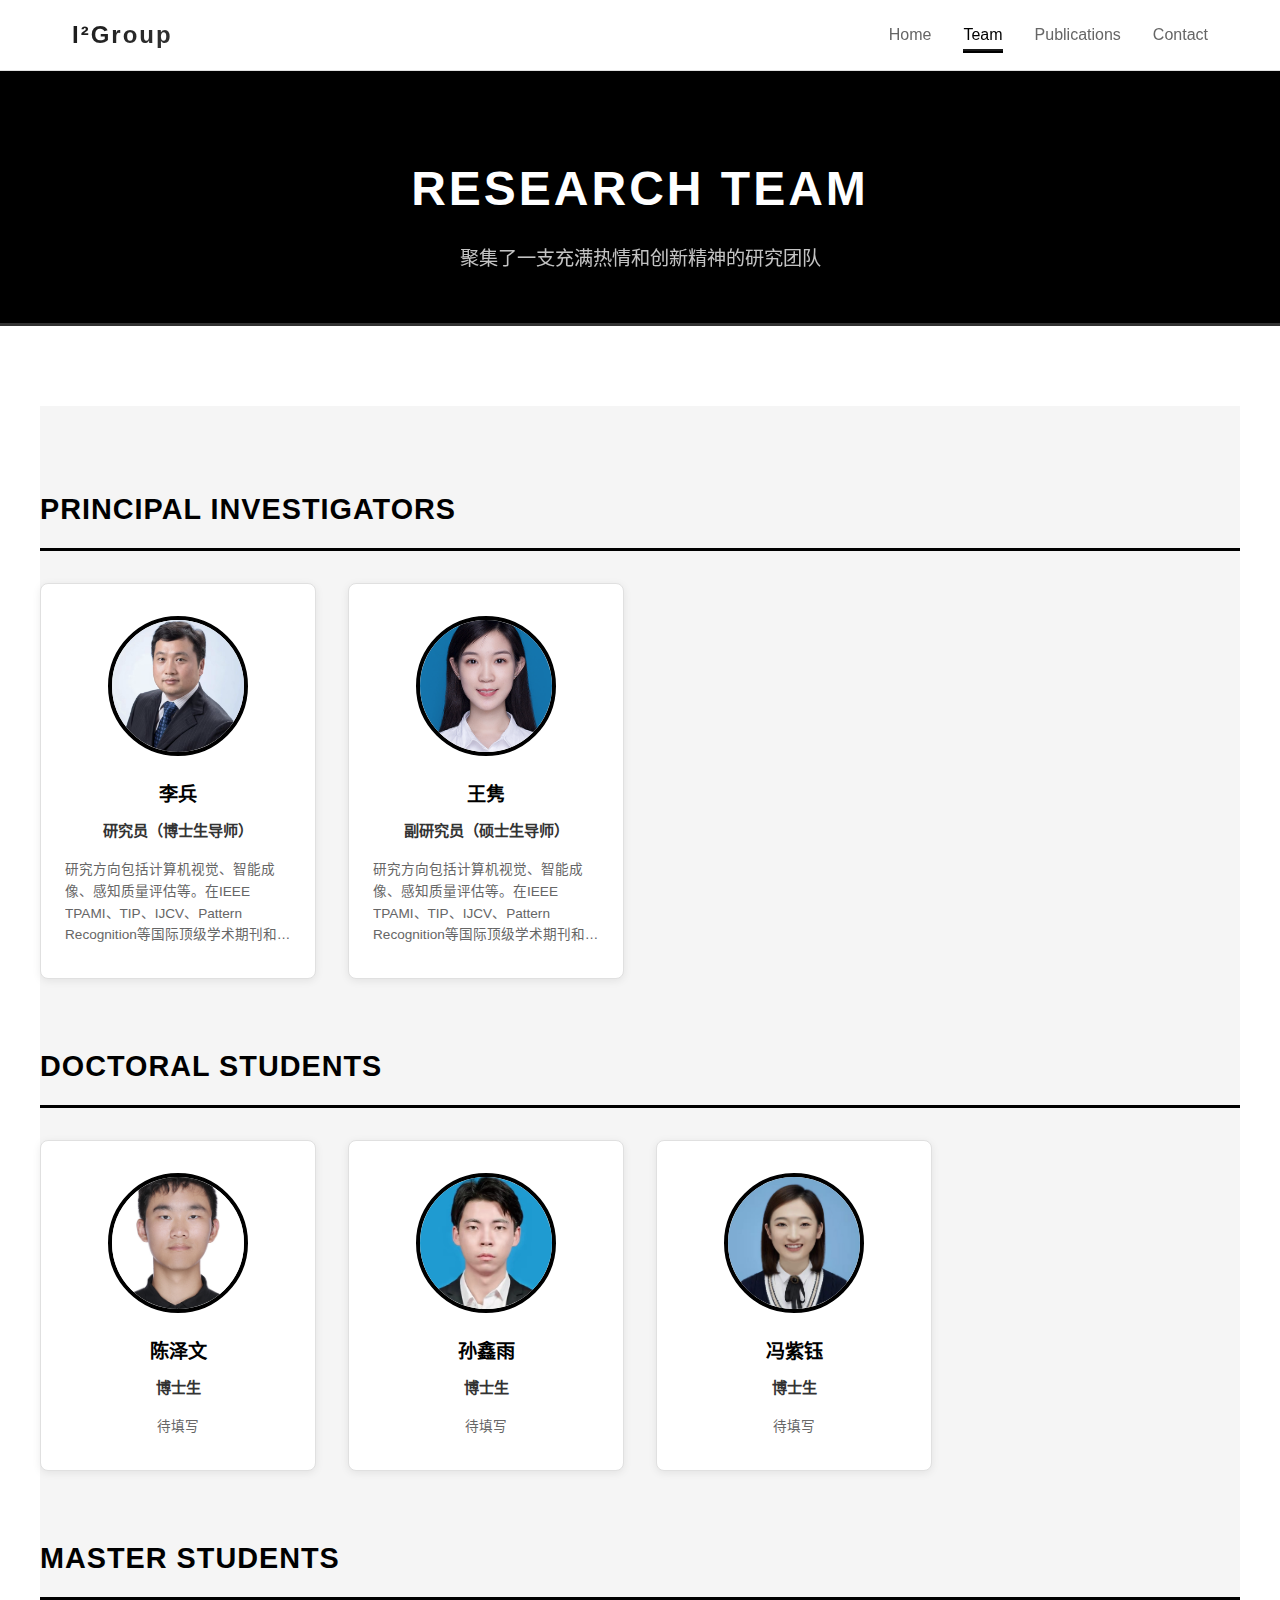
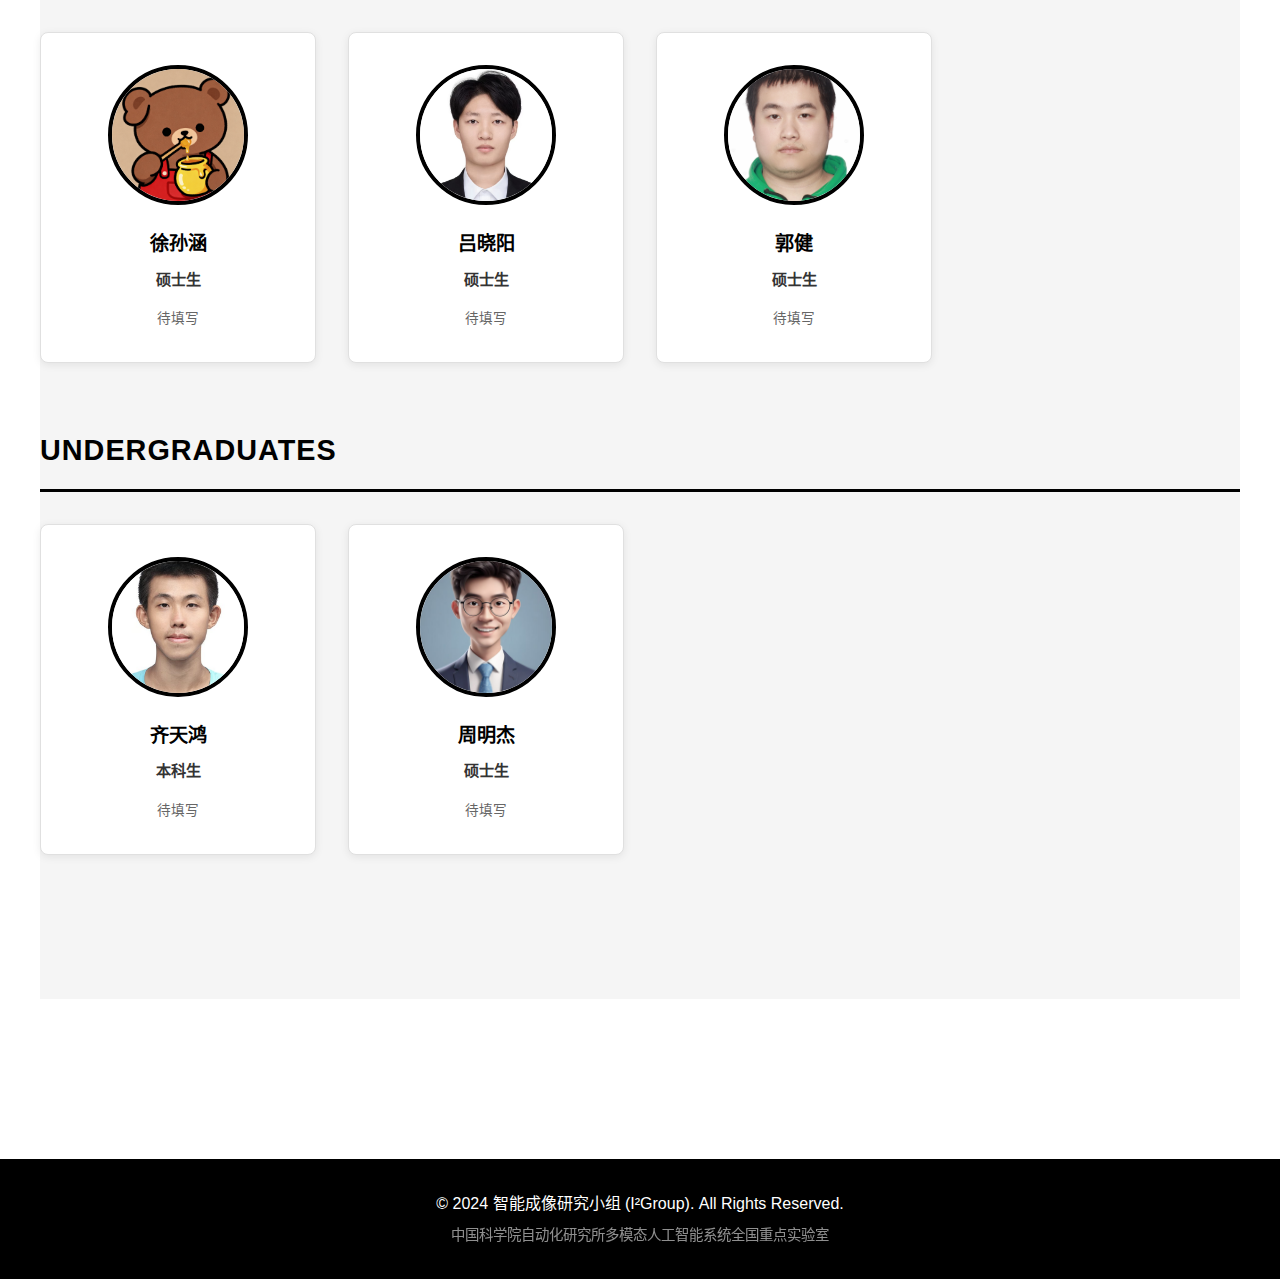
<file: teams.html>
<!DOCTYPE html>
<html lang="zh-CN">
<head>
    <meta charset="UTF-8">
    <meta name="viewport" content="width=device-width, initial-scale=1.0">
    <meta name="description" content="智能成像研究小组 - 研究队伍">
    <title>研究队伍 - I²Group</title>
    <link rel="stylesheet" href="css/style.css">
    <style>
        /* ========== 黑白学术风格核心变量 ========== */
        * {
            margin: 0;
            padding: 0;
            box-sizing: border-box;
        }

        :root {
            --primary: #1a1a1a;
            --secondary: #333333;
            --dark: #000000;
            --gray: #666666;
            --light-gray: #f5f5f5;
            --border: #e0e0e0;
            --white: #ffffff;
            --accent: #2c2c2c;
            --transition: all 0.3s ease;
        }

        body {
            font-family: -apple-system, BlinkMacSystemFont, "Segoe UI", Roboto, "Helvetica Neue", Arial, sans-serif;
            line-height: 1.6;
            color: var(--dark);
            background: var(--white);
            overflow-x: hidden;
        }

        .container {
            max-width: 1200px;
            margin: 0 auto;
            padding: 0 2rem;
        }

        /* ========== 导航栏 ========== */
        .navbar {
            background: var(--white);
            border-bottom: 1px solid var(--border);
            box-shadow: 0 2px 4px rgba(0,0,0,0.05);
            position: sticky;
            top: 0;
            z-index: 1000;
        }

        .nav-container {
            display: flex;
            justify-content: space-between;
            align-items: center;
            padding: 1rem 2rem;
        }

        .logo {
            color: var(--dark);
            font-weight: 700;
            letter-spacing: 2px;
            font-size: 1.5rem;
        }

        .nav-menu {
            display: flex;
            list-style: none;
            gap: 2rem;
        }

        .nav-link {
            color: var(--gray);
            text-decoration: none;
            font-weight: 500;
            transition: var(--transition);
            padding-bottom: 0.5rem;
            border-bottom: 2px solid transparent;
        }

        .nav-link:hover,
        .nav-link.active {
            color: var(--dark);
            border-bottom-color: var(--dark);
        }

        .nav-toggle {
            display: none;
            flex-direction: column;
            gap: 5px;
            background: none;
            border: none;
            cursor: pointer;
            padding: 5px;
        }

        .nav-toggle span {
            width: 25px;
            height: 3px;
            background: var(--dark);
            transition: var(--transition);
        }

        /* ========== 页面标题区 ========== */
        .page-header {
            background: var(--dark);
            color: var(--white);
            padding: 5rem 0 3rem;
            text-align: center;
            border-bottom: 3px solid var(--secondary);
        }

        .page-header h1 {
            font-size: 3rem;
            margin-bottom: 1rem;
            font-weight: 800;
            letter-spacing: 3px;
            text-transform: uppercase;
        }

        .page-header p {
            font-size: 1.2rem;
            opacity: 0.85;
            color: rgba(255,255,255,0.9);
        }

        /* ========== 研究队伍页面特殊样式 ========== */
        .teams-container {
            padding: 5rem 0;
            background: var(--light-gray);
        }

        .team-section {
            margin-bottom: 4rem;
        }

        .team-category-title {
            font-size: 1.8rem;
            font-weight: 700;
            color: var(--dark);
            margin-bottom: 2rem;
            padding-bottom: 1rem;
            border-bottom: 3px solid var(--dark);
            text-transform: uppercase;
            letter-spacing: 1px;
        }

        .team-grid {
            display: grid;
            grid-template-columns: repeat(auto-fill, minmax(220px, 1fr));
            gap: 2rem;
        }

        .member-card {
            background: var(--white);
            border-radius: 8px;
            overflow: hidden;
            box-shadow: 0 2px 8px rgba(0,0,0,0.08);
            transition: var(--transition);
            cursor: pointer;
            position: relative;
            text-align: center;
            padding: 2rem 1.5rem;
            border: 1px solid var(--border);
            display: flex;
            flex-direction: column;
            align-items: center;
        }

        .member-card:hover {
            transform: translateY(-5px);
            box-shadow: 0 8px 20px rgba(0,0,0,0.15);
            border-color: var(--dark);
        }

        .member-avatar {
            width: 140px;
            height: 140px;
            border-radius: 50%;
            margin-bottom: 1.5rem;
            border: 4px solid var(--dark);
            transition: var(--transition);
            background: var(--light-gray);
            display: flex;
            align-items: center;
            justify-content: center;
            font-size: 3rem;
            overflow: hidden;
            color: var(--dark);
            font-weight: 700;
            flex-shrink: 0;
        }

        .member-avatar img {
            width: 100%;
            height: 100%;
            object-fit: cover;
            object-position: center;
            display: block;
            filter: grayscale(20%);
            transition: var(--transition);
        }

        .member-card:hover .member-avatar {
            transform: scale(1.05);
            border-color: var(--secondary);
        }

        .member-card:hover .member-avatar img {
            filter: grayscale(0%);
        }

        .member-name {
            font-size: 1.2rem;
            font-weight: 700;
            color: var(--dark);
            margin-bottom: 0.5rem;
        }

        .member-position {
            font-size: 0.95rem;
            color: var(--secondary);
            font-weight: 600;
            margin-bottom: 1rem;
        }

        .member-research {
            font-size: 0.85rem;
            color: var(--gray);
            line-height: 1.6;
            text-align: left;
            display: -webkit-box;
            -webkit-line-clamp: 4;
            -webkit-box-orient: vertical;
            overflow: hidden;
        }

        .member-data {
            display: none !important;
        }

        /* ========== 模态框样式 ========== */
        .modal {
            display: none;
            position: fixed;
            z-index: 2000;
            left: 0;
            top: 0;
            width: 100%;
            height: 100%;
            background: rgba(0, 0, 0, 0.7);
            backdrop-filter: blur(5px);
            animation: fadeIn 0.3s ease-out;
            overflow-y: auto;
        }

        @keyframes fadeIn {
            from { opacity: 0; }
            to { opacity: 1; }
        }

        .modal.show {
            display: flex;
            align-items: center;
            justify-content: center;
            padding: 2rem;
        }

        .modal-content {
            background: var(--white);
            padding: 2.5rem;
            border-radius: 8px;
            max-width: 600px;
            width: 100%;
            max-height: 90vh;
            overflow-y: auto;
            animation: slideDown 0.3s ease-out;
            position: relative;
            border: 2px solid var(--dark);
            box-shadow: 0 10px 40px rgba(0,0,0,0.2);
            margin: auto;
        }

        @keyframes slideDown {
            from {
                transform: translateY(-50px);
                opacity: 0;
            }
            to {
                transform: translateY(0);
                opacity: 1;
            }
        }

        .modal-header {
            display: flex;
            gap: 2rem;
            margin-bottom: 2rem;
            border-bottom: 2px solid var(--border);
            padding-bottom: 1.5rem;
            align-items: center;
        }

        .modal-avatar {
            width: 120px;
            height: 120px;
            border-radius: 50%;
            border: 4px solid var(--dark);
            flex-shrink: 0;
            background: var(--light-gray);
            display: flex;
            align-items: center;
            justify-content: center;
            font-size: 3rem;
            color: var(--dark);
            font-weight: 700;
            overflow: hidden;
        }

        .modal-avatar img {
            width: 100%;
            height: 100%;
            object-fit: cover;
            object-position: center;
            display: block;
        }

        .modal-info {
            flex: 1;
            min-width: 0;
        }

        .modal-info h2 {
            font-size: 1.8rem;
            color: var(--dark);
            margin-bottom: 0.5rem;
            font-weight: 700;
        }

        .modal-position {
            color: var(--secondary);
            font-weight: 600;
            margin-bottom: 0.5rem;
        }

        .modal-email {
            color: var(--gray);
            font-size: 0.9rem;
            word-break: break-all;
        }

        .modal-body {
            margin-bottom: 1rem;
        }

        .modal-section {
            margin-bottom: 1.5rem;
        }

        .modal-section:last-child {
            margin-bottom: 0;
        }

        .modal-section-title {
            font-size: 1.1rem;
            font-weight: 700;
            color: var(--dark);
            margin-bottom: 0.8rem;
            text-transform: uppercase;
            letter-spacing: 0.5px;
        }

        .modal-section-content {
            color: var(--secondary);
            line-height: 1.8;
            padding: 1rem;
            background: var(--light-gray);
            border-radius: 4px;
            border-left: 4px solid var(--dark);
        }

        .modal-close {
            position: absolute;
            right: 1.5rem;
            top: 1.5rem;
            font-size: 2rem;
            font-weight: 300;
            cursor: pointer;
            color: var(--gray);
            transition: var(--transition);
            border: none;
            background: none;
            padding: 0;
            width: 30px;
            height: 30px;
            display: flex;
            align-items: center;
            justify-content: center;
        }

        .modal-close:hover {
            color: var(--dark);
            transform: rotate(90deg);
        }

        /* ========== 页脚 ========== */
        .footer {
            background: var(--dark);
            color: var(--white);
            padding: 2rem 0;
            text-align: center;
        }

        .footer-subtitle {
            color: rgba(255,255,255,0.7);
            margin-top: 0.5rem;
            font-size: 0.9rem;
        }

        /* ========== 响应式 ========== */
        @media (max-width: 768px) {
            .page-header h1 {
                font-size: 2.5rem;
            }

            .page-header p {
                font-size: 1rem;
            }

            .nav-menu {
                display: none;
                position: absolute;
                top: 100%;
                left: 0;
                right: 0;
                background: var(--white);
                flex-direction: column;
                padding: 1rem;
                border-bottom: 1px solid var(--border);
                box-shadow: 0 4px 6px rgba(0,0,0,0.1);
            }

            .nav-menu.active {
                display: flex;
            }

            .nav-toggle {
                display: flex;
            }

            .teams-container {
                padding: 3rem 0;
            }

            .team-grid {
                grid-template-columns: repeat(auto-fill, minmax(160px, 1fr));
                gap: 1.5rem;
            }

            .member-card {
                padding: 1.5rem 1rem;
            }

            .member-avatar {
                width: 110px;
                height: 110px;
                font-size: 2.5rem;
            }

            .member-name {
                font-size: 1rem;
            }

            .member-position {
                font-size: 0.85rem;
            }

            .member-research {
                font-size: 0.8rem;
                -webkit-line-clamp: 3;
            }

            .modal-content {
                padding: 1.5rem;
                margin: 1rem;
            }

            .modal-header {
                flex-direction: column;
                text-align: center;
                gap: 1rem;
            }

            .modal-avatar {
                width: 100px;
                height: 100px;
                font-size: 2.5rem;
            }

            .modal-info h2 {
                font-size: 1.5rem;
            }

            .modal-close {
                right: 1rem;
                top: 1rem;
            }
        }

        @media (max-width: 480px) {
            .page-header h1 {
                font-size: 2rem;
            }

            .team-grid {
                grid-template-columns: repeat(2, 1fr);
                gap: 1rem;
            }

            .member-card {
                padding: 1rem;
            }

            .member-avatar {
                width: 90px;
                height: 90px;
                font-size: 2rem;
            }

            .team-category-title {
                font-size: 1.4rem;
            }
        }

        /* ========== 滚动条样式 ========== */
        ::-webkit-scrollbar {
            width: 10px;
        }

        ::-webkit-scrollbar-track {
            background: var(--light-gray);
        }

        ::-webkit-scrollbar-thumb {
            background: var(--gray);
            border-radius: 5px;
        }

        ::-webkit-scrollbar-thumb:hover {
            background: var(--dark);
        }

        /* ========== 加载动画 ========== */
        .member-card {
            animation: fadeInUp 0.5s ease-out;
        }

        @keyframes fadeInUp {
            from {
                opacity: 0;
                transform: translateY(20px);
            }
            to {
                opacity: 1;
                transform: translateY(0);
            }
        }
    </style>
</head>
<body>
    <!-- 导航栏 -->
    <nav class="navbar">
        <div class="container nav-container">
            <div class="logo">I²Group</div>
            <ul class="nav-menu" id="navMenu">
                <li><a href="index.html" class="nav-link">Home</a></li>
                <li><a href="teams.html" class="nav-link active">Team</a></li>
                <li><a href="publications.html" class="nav-link">Publications</a></li>
                <li><a href="contact.html" class="nav-link">Contact</a></li>
            </ul>
            <button class="nav-toggle" id="navToggle">
                <span></span>
                <span></span>
                <span></span>
            </button>
        </div>
    </nav>

    <!-- 页面标题 -->
    <header class="page-header">
        <div class="container">
            <h1>Research Team</h1>
            <p>聚集了一支充满热情和创新精神的研究团队</p>
        </div>
    </header>

    <!-- 研究队伍内容 -->
 <!-- 研究队伍内容 -->
<section class="section">
    <div class="container teams-container">
        <!-- 研究员 -->
        <div class="team-section">
            <h2 class="team-category-title">Principal Investigators</h2>
            <div class="team-grid">
                <!-- 李兵 -->
                <div class="member-card" onclick="openModal(this)">
                    <div class="member-avatar">
                        <img src="images/李兵 研究员.jpg" alt="李兵" onerror="this.parentElement.innerHTML='李'">
                    </div>
                    <div class="member-name">李兵</div>
                    <div class="member-position">研究员（博士生导师）</div>
                    <div class="member-research">研究方向包括计算机视觉、智能成像、感知质量评估等。在IEEE TPAMI、TIP、IJCV、Pattern Recognition等国际顶级学术期刊和会议上发表论文多篇。</div>
                    <div class="member-data">
                        <div class="data-avatar">images/李兵 研究员.jpg</div>
                        <div class="data-email">libing@ia.ac.cn</div>
                        <div class="data-education">博士,中国科学院自动化研究所</div>
                        <div class="data-research">计算机视觉、智能成像、感知质量评估</div>
                        <div class="data-interests">深度学习、图像处理、人工智能、计算机视觉</div>
                        <div class="data-achievements">国家优秀青年科学基金获得者；北京市杰出青年基金获得者；中科院青促会成员；"新一代人工智能"重大项目首席；国际基金重点项目负责人；中国人工智能学会智能服务专委会委员；人民网技术委员会委员</div>
                    </div>
                </div>

                <!-- 王隽 -->
                <div class="member-card" onclick="openModal(this)">
                    <div class="member-avatar">
                        <img src="images/王隽 副研究员.jpg" alt="王隽" onerror="this.parentElement.innerHTML='王'">
                    </div>
                    <div class="member-name">王隽</div>
                    <div class="member-position">副研究员（硕士生导师）</div>
                    <div class="member-research">研究方向包括计算机视觉、智能成像、感知质量评估等。在IEEE TPAMI、TIP、IJCV、Pattern Recognition等国际顶级学术期刊和会议上发表第一作者论文10余篇。</div>
                    <div class="member-data">
                        <div class="data-avatar">images/王隽 副研究员.jpg</div>
                        <div class="data-email">wangjun@ia.ac.cn</div>
                        <div class="data-education">2020年获得清华大学电子工程系博士学位</div>
                        <div class="data-research">计算机视觉、智能成像、感知质量评估</div>
                        <div class="data-interests">深度学习、图像处理、人工智能、计算机视觉</div>
                        <div class="data-achievements">现任中国科学院自动化研究所副研究员,中国科学院大学人工智能学院导师,北京邮电大学信息与通信工程学院研究生行业导师,中国人工智能学会智能服务专委会委员。入选北京市科协2024-2026年度青年人才托举工程。主持国自然面上项目、青年科学基金C类、北京市青年科学基金、中科院优秀青年基金等10余项课题项目。</div>
                    </div>
                </div>
            </div>
        </div>

        <!-- 博士生 -->
        <div class="team-section">
            <h2 class="team-category-title">Doctoral Students</h2>
            <div class="team-grid">
                <!-- 陈泽文 -->
                <div class="member-card" onclick="openModal(this)">
                    <div class="member-avatar">
                        <img src="images/陈泽文 博士研究生.jpg" alt="陈泽文" onerror="this.parentElement.innerHTML='陈'">
                    </div>
                    <div class="member-name">陈泽文</div>
                    <div class="member-position">博士生</div>
                    <div class="member-research">待填写</div>
                    <div class="member-data">
                        <div class="data-avatar">images/陈泽文 博士研究生.jpg</div>
                        <div class="data-email">待填写</div>
                        <div class="data-education">待填写</div>
                        <div class="data-research">待填写</div>
                        <div class="data-interests">待填写</div>
                    </div>
                </div>

                <!-- 孙鑫雨 -->
                <div class="member-card" onclick="openModal(this)">
                    <div class="member-avatar">
                        <img src="images/孙鑫雨 博士研究生.jpg" alt="孙鑫雨" onerror="this.parentElement.innerHTML='孙'">
                    </div>
                    <div class="member-name">孙鑫雨</div>
                    <div class="member-position">博士生</div>
                    <div class="member-research">待填写</div>
                    <div class="member-data">
                        <div class="data-avatar">images/孙鑫雨 博士研究生.jpg</div>
                        <div class="data-email">待填写</div>
                        <div class="data-education">待填写</div>
                        <div class="data-research">待填写</div>
                        <div class="data-interests">待填写</div>
                    </div>
                </div>

                <!-- 冯紫钰 -->
                <div class="member-card" onclick="openModal(this)">
                    <div class="member-avatar">
                        <img src="images/冯紫钰 博士研究生.jpg" alt="冯紫钰" onerror="this.parentElement.innerHTML='冯'">
                    </div>
                    <div class="member-name">冯紫钰</div>
                    <div class="member-position">博士生</div>
                    <div class="member-research">待填写</div>
                    <div class="member-data">
                        <div class="data-avatar">images/冯紫钰 博士研究生.jpg</div>
                        <div class="data-email">待填写</div>
                        <div class="data-education">待填写</div>
                        <div class="data-research">待填写</div>
                        <div class="data-interests">待填写</div>
                    </div>
                </div>
            </div>
        </div>

        <!-- 硕士生 -->
        <div class="team-section">
            <h2 class="team-category-title">Master Students</h2>
            <div class="team-grid">
                <!-- 徐孙涵 -->
                <div class="member-card" onclick="openModal(this)">
                    <div class="member-avatar">
                         <img src="images/徐孙涵.png" alt="徐孙涵" onerror="this.parentElement.innerHTML='徐'">
                    </div>
                    <div class="member-name">徐孙涵</div>
                    <div class="member-position">硕士生</div>
                    <div class="member-research">待填写</div>
                    <div class="member-data">
                        <div class="data-avatar"></div>
                        <div class="data-email">待填写</div>
                        <div class="data-education">待填写</div>
                        <div class="data-research">待填写</div>
                        <div class="data-interests">待填写</div>
                    </div>
                </div>

                <!-- 吕晓阳 -->
                <div class="member-card" onclick="openModal(this)">
                    <div class="member-avatar">
                         <img src="images/吕晓阳 硕士研究生.jpg" alt="吕晓阳" onerror="this.parentElement.innerHTML='吕'">
                    </div>
                    <div class="member-name">吕晓阳</div>
                    <div class="member-position">硕士生</div>
                    <div class="member-research">待填写</div>
                    <div class="member-data">
                        <div class="data-avatar"></div>
                        <div class="data-email">待填写</div>
                        <div class="data-education">待填写</div>
                        <div class="data-research">待填写</div>
                        <div class="data-interests">待填写</div>
                    </div>
                </div>

                <!-- 郭健 -->
                <div class="member-card" onclick="openModal(this)">
                    <div class="member-avatar">
                         <img src="images/郭健 硕士研究生.png" alt="郭健" onerror="this.parentElement.innerHTML='郭'">
                    </div>
                    <div class="member-name">郭健</div>
                    <div class="member-position">硕士生</div>
                    <div class="member-research">待填写</div>
                    <div class="member-data">
                        <div class="data-avatar"></div>
                        <div class="data-email">待填写</div>
                        <div class="data-education">待填写</div>
                        <div class="data-research">待填写</div>
                        <div class="data-interests">待填写</div>
                    </div>
                </div>

                
            </div>
        </div>

        <!-- 本科生 -->
        <div class="team-section">
            <h2 class="team-category-title">Undergraduates</h2>
            <div class="team-grid">
                <!-- 齐天鸿 -->
                <div class="member-card" onclick="openModal(this)">
                    <div class="member-avatar">
                         <img src="images/齐天鸿 本科生.jpg" alt="齐天鸿" onerror="this.parentElement.innerHTML='齐'">
                    </div>
                    <div class="member-name">齐天鸿</div>
                    <div class="member-position">本科生</div>
                    <div class="member-research">待填写</div>
                    <div class="member-data">
                        <div class="data-avatar"></div>
                        <div class="data-email">待填写</div>
                        <div class="data-education">待填写</div>
                        <div class="data-research">待填写</div>
                        <div class="data-interests">待填写</div>
                    </div>
                </div>
                <!-- 周明杰 -->
                <div class="member-card" onclick="openModal(this)">
                    <div class="member-avatar">
                         <img src="images/周明杰 本科生.jpg" alt="周明杰" onerror="this.parentElement.innerHTML='周'">
                    </div>
                    <div class="member-name">周明杰</div>
                    <div class="member-position">硕士生</div>
                    <div class="member-research">待填写</div>
                    <div class="member-data">
                        <div class="data-avatar"></div>
                        <div class="data-email">待填写</div>
                        <div class="data-education">待填写</div>
                        <div class="data-research">待填写</div>
                        <div class="data-interests">待填写</div>
                    </div>
                </div>
            </div>
        </div>
    </div>
</section>


    <!-- 成员详情模态框 -->
    <div id="memberModal" class="modal">
        <div class="modal-content">
            <button class="modal-close" onclick="closeModal()">×</button>
            <div class="modal-header">
                <div class="modal-avatar" id="modalAvatar">📍</div>
                <div class="modal-info">
                    <h2 id="modalName">成员名字</h2>
                    <div class="modal-position" id="modalPosition">职位</div>
                    <div class="modal-email" id="modalEmail">邮箱</div>
                </div>
            </div>
            <div class="modal-body">
                <div class="modal-section">
                    <div class="modal-section-title">教育背景</div>
                    <div class="modal-section-content" id="modalEducation">待填写</div>
                </div>
                <div class="modal-section">
                    <div class="modal-section-title">研究方向</div>
                    <div class="modal-section-content" id="modalResearch">待填写</div>
                </div>
                <div class="modal-section">
                    <div class="modal-section-title">研究兴趣</div>
                    <div class="modal-section-content" id="modalInterests">待填写</div>
                </div>
                <div class="modal-section" id="modalAchievementsSection" style="display:none;">
                    <div class="modal-section-title">学术成就</div>
                    <div class="modal-section-content" id="modalAchievements">待填写</div>
                </div>
            </div>
        </div>
    </div>

    <!-- 页脚 -->
    <footer class="footer">
        <div class="container">
            <p>&copy; 2024 智能成像研究小组 (I²Group). All Rights Reserved.</p>
            <p class="footer-subtitle">中国科学院自动化研究所多模态人工智能系统全国重点实验室</p>
        </div>
    </footer>

    <script src="js/main.js"></script>
    <script>
        // ========== 导航栏菜单切换 ==========
        document.addEventListener('DOMContentLoaded', function() {
            const navToggle = document.getElementById('navToggle');
            const navMenu = document.getElementById('navMenu');

            if (navToggle) {
                navToggle.addEventListener('click', function() {
                    navMenu.classList.toggle('active');
                });
            }

            // 点击页面其他地方关闭菜单
            document.addEventListener('click', function(event) {
                if (navMenu && navToggle) {
                    if (!navMenu.contains(event.target) && !navToggle.contains(event.target)) {
                        navMenu.classList.remove('active');
                    }
                }
            });
        });

        // ========== 模态框功能 ==========
        function openModal(card) {
            const modal = document.getElementById('memberModal');
            const name = card.querySelector('.member-name').textContent;
            const position = card.querySelector('.member-position').textContent;
            const memberData = card.querySelector('.member-data');
            
            // 获取数据
            const avatarPath = memberData.querySelector('.data-avatar').textContent;
            const email = memberData.querySelector('.data-email').textContent;
            const education = memberData.querySelector('.data-education').textContent;
            const research = memberData.querySelector('.data-research').textContent;
            const interests = memberData.querySelector('.data-interests').textContent;
            const achievementsElement = memberData.querySelector('.data-achievements');
            const achievements = achievementsElement ? achievementsElement.textContent : '';

            // 设置基本信息
            document.getElementById('modalName').textContent = name;
            document.getElementById('modalPosition').textContent = position;
            document.getElementById('modalEmail').textContent = email;
            document.getElementById('modalEducation').textContent = education;
            document.getElementById('modalResearch').textContent = research;
            document.getElementById('modalInterests').textContent = interests;

            // 处理学术成就部分
            const achievementsSection = document.getElementById('modalAchievementsSection');
            if (achievements && achievements !== '待填写' && achievements.trim() !== '') {
                document.getElementById('modalAchievements').textContent = achievements;
                achievementsSection.style.display = 'block';
            } else {
                achievementsSection.style.display = 'none';
            }

            // 设置模态框头像
            const modalAvatar = document.getElementById('modalAvatar');
            const img = new Image();
            img.onload = function() {
                modalAvatar.innerHTML = `<img src="${avatarPath}" alt="${name}">`;
            };
            img.onerror = function() {
                // 图片加载失败,使用姓氏首字母
                modalAvatar.innerHTML = name.charAt(0);
            };
            img.src = avatarPath;

            modal.classList.add('show');
            document.body.style.overflow = 'hidden';
        }

        function closeModal() {
            const modal = document.getElementById('memberModal');
            modal.classList.remove('show');
            document.body.style.overflow = 'auto';
        }

        // 点击模态框外部关闭
        window.onclick = function(event) {
            const modal = document.getElementById('memberModal');
            if (event.target === modal) {
                closeModal();
            }
        }

        // ESC键关闭模态框
        document.addEventListener('keydown', function(event) {
            if (event.key === 'Escape') {
                closeModal();
            }
        });

        // ========== 页面加载动画 ==========
        window.addEventListener('load', function() {
            const memberCards = document.querySelectorAll('.member-card');
            memberCards.forEach((card, index) => {
                card.style.animationDelay = `${index * 0.05}s`;
            });
        });
    </script>
</body>
</html>
</file>
<file: css/style.css>
/* ========== 全局变量 ========== */
:root {
    --primary: #2563eb;
    --secondary: #7c3aed;
    --accent: #10b981;
    --dark: #1e293b;
    --light: #f8fafc;
    --gray: #64748b;
    --radius: 12px;
    --shadow-sm: 0 1px 3px rgba(0,0,0,0.1);
    --shadow-md: 0 4px 6px rgba(0,0,0,0.1);
    --shadow-lg: 0 10px 25px rgba(0,0,0,0.15);
    --transition: 0.3s cubic-bezier(0.4, 0, 0.2, 1);
}

/* ========== 基础重置 ========== */
* {
    margin: 0;
    padding: 0;
    box-sizing: border-box;
}

html {
    scroll-behavior: smooth;
}

body {
    font-family: -apple-system, BlinkMacSystemFont, 'Segoe UI', 'PingFang SC', 
                 'Hiragino Sans GB', 'Microsoft YaHei', sans-serif;
    line-height: 1.6;
    color: var(--dark);
    background: var(--light);
    opacity: 0;
    transition: opacity 0.5s ease-in-out;
}

body.loaded {
    opacity: 1;
}

img {
    max-width: 100%;
    height: auto;
    display: block;
}

a {
    text-decoration: none;
    color: inherit;
    transition: var(--transition);
}

/* ========== 容器 ========== */
.container {
    max-width: 1200px;
    margin: 0 auto;
    padding: 0 20px;
}

/* ========== 导航栏 ========== */
.navbar {
    position: sticky;
    top: 0;
    background: rgba(255, 255, 255, 0.95);
    backdrop-filter: blur(10px);
    box-shadow: var(--shadow-sm);
    z-index: 1000;
}

.nav-container {
    display: flex;
    justify-content: space-between;
    align-items: center;
    padding: 1rem 0;
}

.logo {
    font-size: 1.5rem;
    font-weight: 700;
    background: linear-gradient(135deg, var(--primary), var(--secondary));
    -webkit-background-clip: text;
    -webkit-text-fill-color: transparent;
    background-clip: text;
}

.nav-menu {
    display: flex;
    gap: 2rem;
    list-style: none;
}

.nav-link {
    position: relative;
    padding: 0.5rem 0;
    font-weight: 500;
    color: var(--dark);
}

.nav-link::after {
    content: '';
    position: absolute;
    bottom: 0;
    left: 0;
    width: 0;
    height: 2px;
    background: var(--primary);
    transition: var(--transition);
}

.nav-link:hover::after,
.nav-link.active::after {
    width: 100%;
}

.nav-toggle {
    display: none;
    background: none;
    border: none;
    cursor: pointer;
    padding: 0.5rem;
}

.nav-toggle span {
    display: block;
    width: 25px;
    height: 3px;
    background: var(--dark);
    margin: 5px 0;
    transition: var(--transition);
}

/* ========== 轮播图样式优化 ========== */
.hero-slider {
    position: relative;
    height: 450px;
    overflow: hidden;
    margin-bottom: 0;
}

.slider-wrapper {
    position: relative;
    width: 100%;
    height: 100%;
}

.slide {
    position: absolute;
    top: 0;
    left: 0;
    width: 100%;
    height: 100%;
    opacity: 0;
    transition: opacity 1s cubic-bezier(0.4, 0, 0.2, 1);
}

.slide.active {
    opacity: 1;
    z-index: 1;
    animation: zoomIn 1s ease-out;
}

@keyframes zoomIn {
    from {
        transform: scale(1.05);
    }
    to {
        transform: scale(1);
    }
}

.slide img {
    width: 100%;
    height: 100%;
    object-fit: contain;
    background: linear-gradient(135deg, #f5f7fa, #e9ecef);
}

.slide-overlay {
    position: absolute;
    top: 0;
    left: 0;
    width: 100%;
    height: 100%;
    background: linear-gradient(to bottom, rgba(0,0,0,0.4), rgba(0,0,0,0.6));
    display: flex;
    align-items: center;
    justify-content: center;
    color: white;
    text-align: center;
}

.slide-title {
    font-size: clamp(1.8rem, 4vw, 2.8rem);
    font-weight: 800;
    margin-bottom: 1rem;
    text-shadow: 2px 2px 4px rgba(0,0,0,0.5);
}

.slide-subtitle {
    font-size: clamp(0.9rem, 1.8vw, 1.3rem);
    opacity: 0.95;
    text-shadow: 1px 1px 2px rgba(0,0,0,0.5);
}

/* 轮播控制按钮 */
.slider-btn {
    position: absolute;
    top: 50%;
    transform: translateY(-50%);
    background: rgba(255, 255, 255, 0.3);
    color: white;
    border: none;
    padding: 0.8rem 1rem;
    cursor: pointer;
    font-size: 1.5rem;
    transition: var(--transition);
    z-index: 10;
    backdrop-filter: blur(5px);
}

.slider-btn:hover {
    background: rgba(255, 255, 255, 0.5);
}

.slider-btn.prev {
    left: 20px;
    border-radius: 0 8px 8px 0;
}

.slider-btn.next {
    right: 20px;
    border-radius: 8px 0 0 8px;
}

/* 轮播指示点 */
.slider-dots {
    position: absolute;
    bottom: 20px;
    left: 50%;
    transform: translateX(-50%);
    display: flex;
    gap: 10px;
    z-index: 10;
}

.dot {
    width: 12px;
    height: 12px;
    border-radius: 50%;
    background: rgba(255, 255, 255, 0.5);
    cursor: pointer;
    transition: var(--transition);
    border: 2px solid transparent;
}

.dot:hover {
    background: rgba(255, 255, 255, 0.8);
    transform: scale(1.1);
}

.dot.active {
    background: white;
    border-color: var(--primary);
}

/* ========== Section 通用样式 ========== */
.section {
    padding: 5rem 0;
}

.section-title {
    text-align: center;
    font-size: clamp(2rem, 4vw, 2.5rem);
    margin-bottom: 3rem;
    position: relative;
}

.section-title::after {
    content: '';
    display: block;
    width: 80px;
    height: 4px;
    background: linear-gradient(90deg, var(--primary), var(--secondary));
    margin: 1rem auto 0;
    border-radius: 2px;
}

/* ========== 小组简介样式 ========== */
.intro-section {
    background: linear-gradient(135deg, #f5f7fa 0%, #e9ecef 100%);
}

.intro-content {
    max-width: 900px;
    margin: 0 auto;
}

.intro-card {
    background: white;
    border-radius: 16px;
    box-shadow: 0 10px 30px rgba(0,0,0,0.1);
    overflow: hidden;
}

.intro-header {
    background: linear-gradient(135deg, var(--primary), var(--secondary));
    color: white;
    padding: 2.5rem 2rem;
    text-align: center;
}

.intro-header h3 {
    font-size: 2rem;
    margin-bottom: 0.5rem;
}

.intro-subtitle {
    font-size: 1.1rem;
    opacity: 0.95;
    font-style: italic;
}

.intro-body {
    padding: 2.5rem;
}

.intro-text {
    font-size: 1.05rem;
    line-height: 2;
    margin-bottom: 1.5rem;
    text-align: justify;
    color: #2c3e50;
}

.intro-text strong {
    color: var(--primary);
    font-weight: 600;
}

.highlight {
    color: var(--secondary);
    font-weight: 600;
    padding: 2px 6px;
    background: rgba(124, 58, 237, 0.1);
    border-radius: 4px;
}

/* 成就展示 */
.achievements {
    display: grid;
    grid-template-columns: repeat(auto-fit, minmax(250px, 1fr));
    gap: 1.5rem;
    margin-top: 2rem;
    padding-top: 2rem;
    border-top: 2px solid #e9ecef;
}

.achievement-item {
    display: flex;
    gap: 1rem;
    padding: 1.5rem;
    background: linear-gradient(135deg, #f8f9fa, #e9ecef);
    border-radius: 12px;
    transition: var(--transition);
}

.achievement-item:hover {
    transform: translateY(-5px);
    box-shadow: 0 8px 20px rgba(0,0,0,0.1);
}

.achievement-icon {
    font-size: 2.5rem;
    line-height: 1;
}

.achievement-text h4 {
    font-size: 1.1rem;
    color: var(--primary);
    margin-bottom: 0.5rem;
}

.achievement-text p {
    font-size: 0.9rem;
    color: var(--gray);
    line-height: 1.6;
}

/* ========== 研究方向样式 ========== */
.research-section {
    background: white;
}

.research-grid {
    display: grid;
    grid-template-columns: repeat(auto-fit, minmax(250px, 1fr));
    gap: 2rem;
}

.research-card {
    background: linear-gradient(135deg, #ffffff, #f8f9fa);
    padding: 2rem;
    border-radius: 16px;
    text-align: center;
    box-shadow: 0 4px 15px rgba(0,0,0,0.08);
    transition: var(--transition);
    border: 2px solid transparent;
}

.research-card:hover {
    transform: translateY(-8px);
    box-shadow: 0 12px 30px rgba(0,0,0,0.15);
    border-color: var(--primary);
}

.research-icon {
    font-size: 3rem;
    margin-bottom: 1rem;
}

.research-card h3 {
    font-size: 1.3rem;
    color: var(--dark);
    margin-bottom: 0.8rem;
}

.research-card p {
    color: var(--gray);
    line-height: 1.6;
}

/* ========== 卡片网格 ========== */
.grid {
    display: grid;
    grid-template-columns: repeat(auto-fill, minmax(300px, 1fr));
    gap: 2rem;
}

.card {
    background: white;
    border-radius: var(--radius);
    overflow: hidden;
    box-shadow: var(--shadow-sm);
    transition: var(--transition);
    opacity: 0;
    transform: translateY(20px);
}

.card.fade-in {
    animation: fadeInUp 0.6s ease-out forwards;
}

.card:hover {
    transform: translateY(-5px);
    box-shadow: var(--shadow-lg);
}

.card-image {
    width: 100%;
    height: 200px;
    object-fit: cover;
}

.card-content {
    padding: 1.5rem;
}

.card-title {
    font-size: 1.25rem;
    margin-bottom: 0.5rem;
    color: var(--dark);
}

.card-meta {
    color: var(--gray);
    font-size: 0.9rem;
    margin-bottom: 1rem;
}

.card-text {
    color: var(--gray);
    line-height: 1.8;
}

/* 阅读更多链接 */
.read-more {
    display: inline-block;
    margin-top: 1rem;
    color: var(--primary);
    font-weight: 600;
    transition: var(--transition);
}

.read-more:hover {
    color: var(--secondary);
    transform: translateX(5px);
}

/* ========== 团队成员卡片 ========== */
.team-card {
    text-align: center;
}

.team-avatar {
    width: 150px;
    height: 150px;
    border-radius: 50%;
    margin: 0 auto 1rem;
    object-fit: cover;
    border: 4px solid var(--primary);
}

.team-name {
    font-size: 1.25rem;
    font-weight: 600;
    margin-bottom: 0.5rem;
}

.team-role {
    color: var(--primary);
    font-weight: 500;
    margin-bottom: 0.5rem;
}

.team-research {
    color: var(--gray);
    font-size: 0.9rem;
}

/* ========== 论文列表 ========== */
.filters {
    display: flex;
    justify-content: center;
    gap: 1rem;
    margin-bottom: 3rem;
    flex-wrap: wrap;
}

.filter-btn {
    padding: 0.75rem 1.5rem;
    background: white;
    border: 2px solid var(--primary);
    color: var(--primary);
    border-radius: var(--radius);
    cursor: pointer;
    font-weight: 500;
    transition: var(--transition);
}

.filter-btn:hover,
.filter-btn.active {
    background: var(--primary);
    color: white;
}

.pub-item {
    background: white;
    padding: 2rem;
    border-radius: var(--radius);
    box-shadow: var(--shadow-sm);
    margin-bottom: 1.5rem;
    transition: var(--transition);
}

.pub-item:hover {
    box-shadow: var(--shadow-md);
}

.pub-item.hidden {
    display: none;
}

.pub-header {
    display: flex;
    gap: 2rem;
    align-items: flex-start;
    margin-bottom: 1rem;
}

.pub-year {
    font-size: 1.5rem;
    font-weight: 700;
    color: var(--primary);
    min-width: 60px;
}

.pub-title {
    font-size: 1.25rem;
    font-weight: 600;
    margin-bottom: 0.5rem;
}

.pub-authors {
    color: var(--gray);
    margin-bottom: 0.5rem;
}

.pub-venue {
    font-weight: 500;
    margin-bottom: 1rem;
}

.pub-links {
    display: flex;
    gap: 1rem;
    flex-wrap: wrap;
}

.pub-link {
    padding: 0.5rem 1rem;
    background: var(--light);
    color: var(--primary);
    border-radius: 6px;
    font-size: 0.9rem;
    transition: var(--transition);
}

.pub-link:hover {
    background: var(--primary);
    color: white;
}

/* ========== 联系表单 ========== */
.contact-grid {
    display: grid;
    grid-template-columns: repeat(auto-fit, minmax(300px, 1fr));
    gap: 3rem;
}

.contact-info {
    background: white;
    padding: 2rem;
    border-radius: var(--radius);
    box-shadow: var(--shadow-sm);
}

.info-item {
    display: flex;
    gap: 1rem;
    margin-bottom: 1.5rem;
}

.info-icon {
    font-size: 1.5rem;
    color: var(--primary);
}

.map-container {
    border-radius: var(--radius);
    overflow: hidden;
    box-shadow: var(--shadow-sm);
    height: 400px;
}

.map-container iframe {
    width: 100%;
    height: 100%;
    border: none;
}

.contact-form {
    background: white;
    padding: 2rem;
    border-radius: var(--radius);
    box-shadow: var(--shadow-sm);
}

.form-group {
    margin-bottom: 1.5rem;
}

.form-control {
    width: 100%;
    padding: 0.75rem;
    border: 2px solid #e2e8f0;
    border-radius: 8px;
    font-size: 1rem;
    transition: var(--transition);
}

.form-control:focus {
    outline: none;
    border-color: var(--primary);
}

textarea.form-control {
    resize: vertical;
    min-height: 120px;
}

/* ========== 页脚 ========== */
.footer {
    background: var(--dark);
    color: white;
    text-align: center;
    padding: 2rem 0;
    margin-top: 5rem;
}

.footer-subtitle {
    font-size: 0.9rem;
    opacity: 0.8;
    margin-top: 0.5rem;
}

/* ========== 返回顶部按钮 ========== */
.back-to-top {
    position: fixed;
    bottom: 30px;
    right: 30px;
    width: 50px;
    height: 50px;
    background: linear-gradient(135deg, var(--primary), var(--secondary));
    color: white;
    border: none;
    border-radius: 50%;
    font-size: 24px;
    cursor: pointer;
    opacity: 0;
    transition: opacity 0.3s, transform 0.3s;
    z-index: 1000;
    box-shadow: 0 4px 12px rgba(0,0,0,0.2);
}

.back-to-top:hover {
    box-shadow: 0 6px 20px rgba(0,0,0,0.3);
    transform: scale(1.1);
}

/* ========== 动画 ========== */
@keyframes fadeInUp {
    from {
        opacity: 0;
        transform: translateY(30px);
    }
    to {
        opacity: 1;
        transform: translateY(0);
    }
}

.fade-in {
    animation: fadeInUp 0.6s ease-out;
}

/* ========== 响应式设计 ========== */
@media (max-width: 1200px) {
    .hero-slider {
        height: 400px;
    }
}

@media (max-width: 768px) {
    .nav-menu {
        position: fixed;
        top: 70px;
        left: -100%;
        width: 100%;
        height: calc(100vh - 70px);
        background: white;
        flex-direction: column;
        padding: 2rem;
        transition: var(--transition);
        box-shadow: var(--shadow-lg);
    }
    
    .nav-menu.active {
        left: 0;
    }
    
    .nav-toggle {
        display: block;
    }
    
    .nav-toggle.active span:nth-child(1) {
        transform: rotate(45deg) translate(5px, 5px);
    }
    
    .nav-toggle.active span:nth-child(2) {
        opacity: 0;
    }
    
    .nav-toggle.active span:nth-child(3) {
        transform: rotate(-45deg) translate(7px, -6px);
    }
    
    .grid {
        grid-template-columns: 1fr;
    }
    
    .pub-header {
        flex-direction: column;
        gap: 1rem;
    }
    
    .hero-slider {
        height: 350px;
    }
    
    .slide-title {
        font-size: 1.5rem;
    }
    
    .slide-subtitle {
        font-size: 0.9rem;
    }
    
    .slider-btn {
        padding: 0.6rem 0.8rem;
        font-size: 1.3rem;
    }
    
    .slider-btn.prev {
        left: 10px;
    }
    
    .slider-btn.next {
        right: 10px;
    }
    
    .intro-body {
        padding: 1.5rem;
    }
    
    .intro-text {
        font-size: 1rem;
        text-align: left;
    }
    
    .achievements {
        grid-template-columns: 1fr;
    }
}

@media (max-width: 480px) {
    .section {
        padding: 3rem 0;
    }
    
    .hero-slider {
        height: 280px;
    }
    
    .slide-title {
        font-size: 1.3rem;
    }
    
    .slide-subtitle {
        font-size: 0.8rem;
    }
}
</file>
